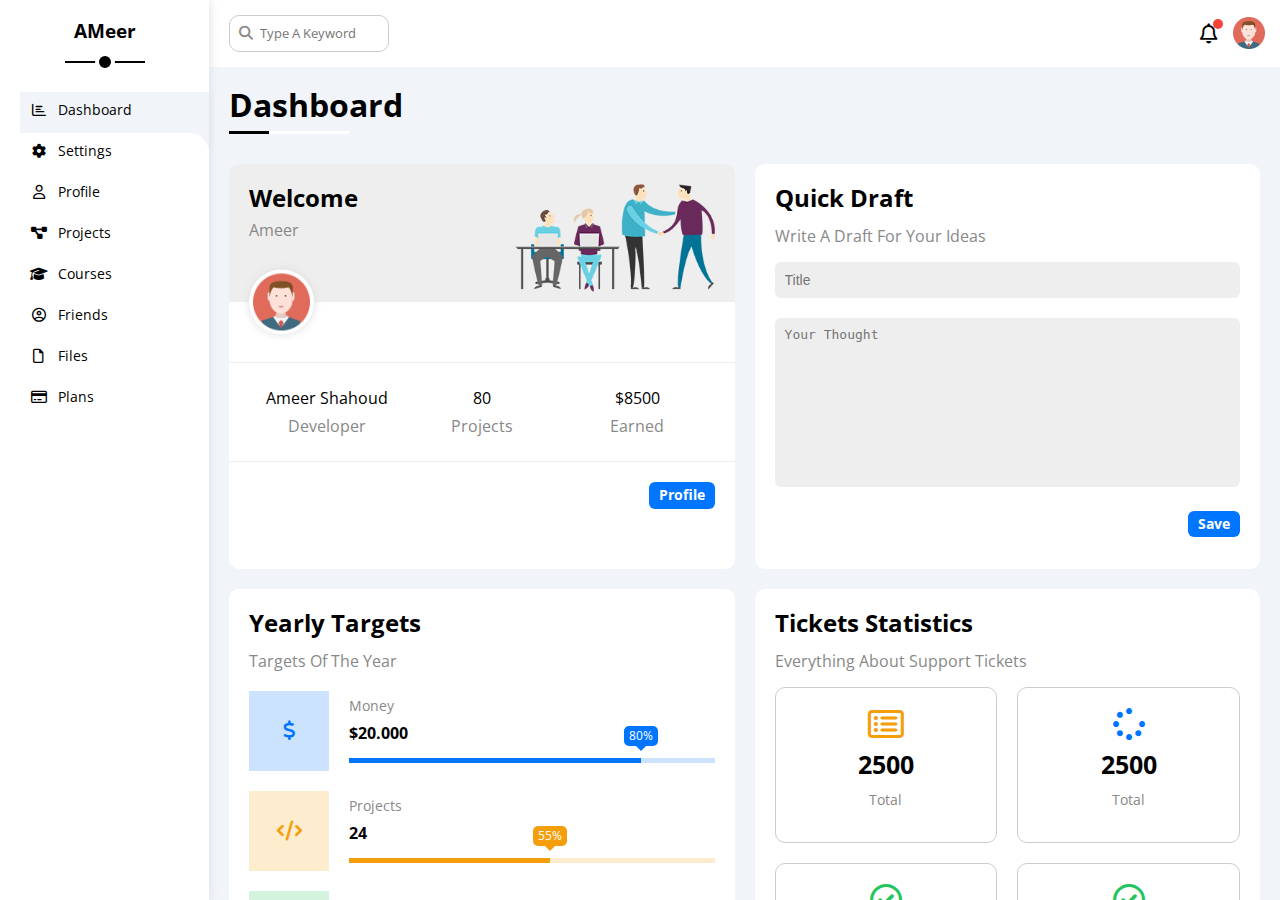
<file: index.html>
<!DOCTYPE html>
<html lang="en">
  <head>
    <meta charset="UTF-8" />
    <meta http-equiv="X-UA-Compatible" content="IE=edge" />
    <meta name="viewport" content="width=device-width, initial-scale=1.0" />
    <title>Dashboard</title>
    <!-- render all elements normally -->
    <link rel="stylesheet" href="css/normalize.css" />
    <!-- font awesome library -->
    <link rel="stylesheet" href="css/all.min.css" />
    <!-- framework styles file -->
    <link rel="stylesheet" href="css/framework.css" />
    <!-- main styles file -->
    <link rel="stylesheet" href="css/style.css" />
    <!-- google fonts -->
    <link rel="preconnect" href="https://fonts.googleapis.com" />
    <link rel="preconnect" href="https://fonts.gstatic.com" crossorigin />
    <link
      href="https://fonts.googleapis.com/css2?family=Open+Sans:wght@300;400;500;600;700;800&display=swap"
      rel="stylesheet"
    />
  </head>
  <body>
    <div class="page dashboard-page d-flex">
      <!-- Start Sidebar -->
      <div class="sidebar bg-white p-relative">
        <h3 class="mt-0 mb-50 p-relative text-center">AMeer</h3>
        <ul>
          <li class="active">
            <a
              class="d-flex align-items-center fs-14 c-black rad-6 p-10"
              href="index.html"
            >
              <i class="fa-regular fa-chart-bar fa-fw mr-10"></i>
              <span>Dashboard</span>
            </a>
          </li>
          <li>
            <a
              class="d-flex align-items-center fs-14 c-black rad-6 p-10"
              href="settings.html"
            >
              <i class="fa-solid fa-gear fa-fw mr-10"></i>
              <span>Settings</span>
            </a>
          </li>
          <li>
            <a
              class="d-flex align-items-center fs-14 c-black rad-6 p-10"
              href="profile.html"
            >
              <i class="fa-regular fa-user fa-fw mr-10"></i>
              <span>Profile</span>
            </a>
          </li>
          <li>
            <a
              class="d-flex align-items-center fs-14 c-black rad-6 p-10"
              href="projects.html"
            >
              <i class="fa-solid fa-diagram-project fa-fw mr-10"></i>
              <span>Projects</span>
            </a>
          </li>
          <li>
            <a
              class="d-flex align-items-center fs-14 c-black rad-6 p-10"
              href="courses.html"
            >
              <i class="fa-solid fa-graduation-cap fa-fw mr-10"></i>
              <span>Courses</span>
            </a>
          </li>
          <li>
            <a
              class="d-flex align-items-center fs-14 c-black rad-6 p-10"
              href="friends.html"
            >
              <i class="fa-regular fa-circle-user fa-fw mr-10"></i>
              <span>Friends</span>
            </a>
          </li>
          <li>
            <a
              class="d-flex align-items-center fs-14 c-black rad-6 p-10"
              href="files.html"
            >
              <i class="fa-regular fa-file fa-fw mr-10"></i>
              <span>Files</span>
            </a>
          </li>
          <li>
            <a
              class="d-flex align-items-center fs-14 c-black rad-6 p-10"
              href="plans.html"
            >
              <i class="fa-regular fa-credit-card fa-fw mr-10"></i>
              <span>Plans</span>
            </a>
          </li>
        </ul>
      </div>
      <!-- End Sidebar -->
      <!-- Start Content -->
      <div class="content w-full">
        <!-- Start Head -->
        <div class="head bg-white flex-between p-15">
          <div class="search p-relative">
            <input class="p-10" type="search" placeholder="Type A Keyword" />
          </div>
          <div class="icons d-flex align-items-center">
            <span class="notification p-relative"
              ><i class="fa-regular fa-bell fa-lg"></i
            ></span>
            <img src="assets/images/avatar.png" alt="" />
          </div>
        </div>
        <!-- End Head -->
        <!-- Start Page Title -->
        <h1 class="p-relative">Dashboard</h1>
        <!-- End Page Title -->
        <!-- Start Wrapper -->
        <div class="wrapper d-grid gap-20">
          <!-- Start Welcome -->
          <div class="welcome">
            <div class="cover d-flex justify-content-between align-items-start">
              <div class="text">
                <h2>Welcome</h2>
                <p class="c-grey">Ameer</p>
              </div>
              <img src="assets/images/welcome.png" alt="" />
            </div>
            <div class="main p-relative">
              <div class="image">
                <img src="assets/images/avatar.png" alt="" />
              </div>
              <div class="details d-flex">
                <div class="text-center">
                  <p>Ameer Shahoud</p>
                  <p class="c-grey">Developer</p>
                </div>
                <div class="text-center">
                  <p>80</p>
                  <p class="c-grey">Projects</p>
                </div>
                <div class="text-center">
                  <p>$8500</p>
                  <p class="c-grey">Earned</p>
                </div>
              </div>
              <a class="visit d-block btn-sm btn-blue" href="profile.html"
                >Profile</a
              >
            </div>
          </div>
          <!-- End Welcome -->
          <!-- Start Draft -->
          <div class="draft bg-white p-20">
            <h2 class="m-0">Quick Draft</h2>
            <p class="c-grey">Write A Draft For Your Ideas</p>
            <form>
              <input class="w-full" type="text" placeholder="Title" />
              <textarea
                class="w-full mt-20"
                rows="10"
                placeholder="Your Thought"
              ></textarea>
              <input
                class="btn-sm btn-blue d-block mt-20 ml-auto"
                type="submit"
                value="Save"
              />
            </form>
          </div>
          <!-- End Draft -->
          <!-- Start Targets -->
          <div class="targets bg-white p-20">
            <h2 class="m-0">Yearly Targets</h2>
            <p class="c-grey">Targets Of The Year</p>
            <div class="targets-details">
              <div
                class="target d-flex justify-content-between align-items-center mt-20"
              >
                <div
                  class="icon"
                  style="background-color: rgb(0, 117, 255, 0.2)"
                >
                  <i class="fa-solid fa-dollar-sign fa-lg c-blue"></i>
                </div>
                <div class="target-content">
                  <p class="c-grey fs-14 m-0">Money</p>
                  <p class="bold mt-10">$20.000</p>
                  <div
                    class="progress"
                    style="background-color: rgb(0, 117, 255, 0.2)"
                  >
                    <span
                      class="p-relative d-block bg-blue"
                      style="width: 80%"
                      data-progress="80%"
                    ></span>
                  </div>
                </div>
              </div>
              <div
                class="target d-flex justify-content-between align-items-center mt-20"
              >
                <div
                  class="icon"
                  style="background-color: rgb(245, 158, 11, 0.2)"
                >
                  <i class="fa-solid fa-code fa-lg c-orange"></i>
                </div>
                <div class="target-content">
                  <p class="c-grey fs-14 m-0">Projects</p>
                  <p class="bold mt-10">24</p>
                  <div
                    class="progress"
                    style="background-color: rgb(245, 158, 11, 0.2)"
                  >
                    <span
                      class="p-relative d-block bg-orange"
                      style="width: 55%"
                      data-progress="55%"
                    ></span>
                  </div>
                </div>
              </div>
              <div
                class="target d-flex justify-content-between align-items-center mt-20"
              >
                <div
                  class="icon"
                  style="background-color: rgb(34, 197, 94, 0.2)"
                >
                  <i class="fa-solid fa-user fa-lg c-green"></i>
                </div>
                <div class="target-content">
                  <p class="c-grey fs-14 m-0">Team</p>
                  <p class="bold mt-10">12</p>
                  <div
                    class="progress w-full"
                    style="background-color: rgb(34, 197, 94, 0.2)"
                  >
                    <span
                      class="p-relative d-block bg-green"
                      style="width: 75%"
                      data-progress="75%"
                    ></span>
                  </div>
                </div>
              </div>
            </div>
          </div>
          <!-- End Targets -->
          <!-- Start Statistics -->
          <div class="statistics bg-white p-20">
            <h2 class="m-0">Tickets Statistics</h2>
            <p class="c-grey">Everything About Support Tickets</p>
            <div class="stats-details">
              <div class="box text-center">
                <i
                  class="fa-regular fa-rectangle-list fa-2x mb-10 c-orange"
                ></i>
                <p class="bold fs-25 m-0">2500</p>
                <p class="c-grey fs-14">Total</p>
              </div>
              <div class="box text-center">
                <i class="fa-solid fa-spinner fa-2x mb-10 c-blue"></i>
                <p class="bold fs-25 m-0">2500</p>
                <p class="c-grey fs-14">Total</p>
              </div>
              <div class="box text-center">
                <i class="fa-regular fa-circle-check fa-2x mb-10 c-green"></i>
                <p class="bold fs-25 m-0">2500</p>
                <p class="c-grey fs-14">Total</p>
              </div>
              <div class="box text-center">
                <i class="fa-regular fa-circle-check fa-2x mb-10 c-green"></i>
                <p class="bold fs-25 m-0">2500</p>
                <p class="c-grey fs-14">Total</p>
              </div>
            </div>
          </div>
          <!-- End Statistics -->
          <!-- Start News -->
          <div class="news bg-white p-20">
            <h2 class="m-0">Latest News</h2>
            <div class="news-list">
              <div class="box">
                <img src="assets/images/news-01.png" alt="" />
                <div class="text">
                  <p class="bold fs-16 m-0">Created SASS Section</p>
                  <p class="fs-14 c-grey mt-10 mb-0">
                    New SASS Examples & Tutorials
                  </p>
                </div>
                <span class="date fs-14">3 Days Ago</span>
              </div>
              <div class="box">
                <img src="assets/images/news-02.png" alt="" />
                <div class="text">
                  <p class="bold fs-16 m-0">Changed The Design</p>
                  <p class="fs-14 c-grey mt-10 mb-0">
                    A Brand New Website Design
                  </p>
                </div>
                <span class="date fs-14">5 Days Ago</span>
              </div>
              <div class="box">
                <img src="assets/images/news-03.png" alt="" />
                <div class="text">
                  <p class="bold fs-16 m-0">Team Increased</p>
                  <p class="fs-14 c-grey mt-10 mb-0">
                    3 Developers Joined The Team
                  </p>
                </div>
                <span class="date fs-14">7 Days Ago</span>
              </div>
              <div class="box">
                <img src="assets/images/news-04.png" alt="" />
                <div class="text">
                  <p class="bold fs-16 m-0">Added Payment Gateway</p>
                  <p class="fs-14 c-grey mt-10 mb-0">
                    Many New Payment Gateways Added
                  </p>
                </div>
                <span class="date fs-14">9 Days Ago</span>
              </div>
            </div>
          </div>
          <!-- End News -->
          <!-- Start Tasks -->
          <div class="tasks bg-white p-20">
            <h2 class="m-0">Latest Tasks</h2>
            <div class="tasks-list">
              <div
                class="box d-flex justify-content-between align-items-center"
              >
                <div class="text">
                  <p class="bold fs-14 m-0">Record One New Video</p>
                  <p class="fs-16 c-grey mt-10 mb-0">
                    Record Python Create Exe Project
                  </p>
                </div>
                <i class="fa-regular fa-trash-can delete"></i>
              </div>
              <div
                class="box d-flex justify-content-between align-items-center"
              >
                <div class="text">
                  <p class="bold fs-14 m-0">Write Article</p>
                  <p class="fs-16 c-grey mt-10 mb-0">
                    Write Low Level vs High Level Languages
                  </p>
                </div>
                <i class="fa-regular fa-trash-can delete"></i>
              </div>
              <div
                class="box d-flex justify-content-between align-items-center"
              >
                <div class="text">
                  <p class="bold fs-14 m-0">Finish Project</p>
                  <p class="fs-16 c-grey mt-10 mb-0">
                    Publish Academy Programming Project
                  </p>
                </div>
                <i class="fa-regular fa-trash-can delete"></i>
              </div>
              <div
                class="box done d-flex justify-content-between align-items-center"
              >
                <div class="text">
                  <p class="bold fs-14 m-0">Attend The Meeting</p>
                  <p class="fs-16 c-grey mt-10 mb-0">
                    Attend The Project Business Analysis Meeting
                  </p>
                </div>
                <i class="fa-regular fa-trash-can delete"></i>
              </div>
              <div
                class="box d-flex justify-content-between align-items-center"
              >
                <div class="text">
                  <p class="bold fs-14 m-0">Finish Lesson</p>
                  <p class="fs-16 c-grey mt-10 mb-0">
                    Finish Teaching Flex Box
                  </p>
                </div>
                <i class="fa-regular fa-trash-can delete"></i>
              </div>
            </div>
          </div>
          <!-- End Tasks -->
          <!-- Start Top Search -->
          <div class="top-search bg-white p-20">
            <h2 class="m-0">Top Search Items</h2>
            <div class="head d-flex justify-content-between c-grey mt-30">
              <p class="m-0">Keyword</p>
              <p class="m-0">Search Count</p>
            </div>
            <div class="items-list">
              <div
                class="d-flex justify-content-between align-items-center item mt-20 mb-30"
              >
                <p class="m-0">Programming</p>
                <span class="count">220</span>
              </div>
              <div
                class="d-flex justify-content-between align-items-center item mt-30 mb-30"
              >
                <p class="m-0">JavaScript</p>
                <span class="count">180</span>
              </div>
              <div
                class="d-flex justify-content-between align-items-center item mt-30 mb-30"
              >
                <p class="m-0">PHP</p>
                <span class="count">160</span>
              </div>
              <div
                class="d-flex justify-content-between align-items-center item mt-30 mb-30"
              >
                <p class="m-0">Code</p>
                <span class="count">145</span>
              </div>
              <div
                class="d-flex justify-content-between align-items-center item mt-30 mb-30"
              >
                <p class="m-0">Design</p>
                <span class="count">110</span>
              </div>
              <div
                class="d-flex justify-content-between align-items-center item mt-30 mb-30"
              >
                <p class="m-0">Logic</p>
                <span class="count">95</span>
              </div>
            </div>
          </div>
          <!-- End Top Search -->
          <!-- Start Uploads -->
          <div class="uploads bg-white p-20">
            <h2 class="m-0">Latest Uploads</h2>
            <div class="uploads-list">
              <div class="upload d-flex align-items-center">
                <img class="mr-10" src="assets/images/pdf.svg" alt="" />
                <div class="text">
                  <p class="m-0">my-file.pdf</p>
                  <p class="c-grey m-0 fs-14">Ameer</p>
                </div>
                <span class="size">2.9mb</span>
              </div>
              <div class="upload d-flex align-items-center">
                <img class="mr-10" src="assets/images/avi.svg" alt="" />
                <div class="text">
                  <p class="m-0">My-Video-File.avi</p>
                  <p class="c-grey m-0 fs-14">Admin</p>
                </div>
                <span class="size">4.9mb</span>
              </div>
              <div class="upload d-flex align-items-center">
                <img class="mr-10" src="assets/images/psd.svg" alt="" />
                <div class="text">
                  <p class="m-0">My-PSD-File.psd</p>
                  <p class="c-grey m-0 fs-14">User</p>
                </div>
                <span class="size">4.5mb</span>
              </div>
              <div class="upload d-flex align-items-center">
                <img class="mr-10" src="assets/images/zip.svg" alt="" />
                <div class="text">
                  <p class="m-0">My-ZIP-File.zip</p>
                  <p class="c-grey m-0 fs-14">Admin</p>
                </div>
                <span class="size">8.9mb</span>
              </div>
              <div class="upload d-flex align-items-center">
                <img class="mr-10" src="assets/images/dll.svg" alt="" />
                <div class="text">
                  <p class="m-0">DLL-File.pdf</p>
                  <p class="c-grey m-0 fs-14">Ameer</p>
                </div>
                <span class="size">15.4mb</span>
              </div>
              <div class="upload d-flex align-items-center">
                <img class="mr-10" src="assets/images/eps.svg" alt="" />
                <div class="text">
                  <p class="m-0">EPS-file.eps</p>
                  <p class="c-grey m-0 fs-14">User</p>
                </div>
                <span class="size">9.7mb</span>
              </div>
            </div>
          </div>
          <!-- End Uploads -->
          <!-- Start Project -->
          <div class="project bg-white p-20 p-relative">
            <img src="assets/images/project.png" alt="" />
            <h2 class="m-0">Last Project Progress</h2>
            <div class="progress-list">
              <p>Got The Project</p>
              <p>Started The Project</p>
              <p>The Project About To Finish</p>
              <p>Test The Project</p>
              <p>Finish The Project</p>
            </div>
          </div>
          <!-- End Project -->
          <!-- Start Reminders -->
          <div class="reminders bg-white p-20">
            <h2 class="m-0">Reminders</h2>
            <div class="reminders-list">
              <div
                class="reminder p-relative"
                style="--color: var(--blue-color)"
              >
                <p class="bold fs-14">Check My Tasks List</p>
                <p class="fs-12 c-grey">28/09/2022 - 12:00am</p>
              </div>
              <div
                class="reminder p-relative"
                style="--color: var(--green-color)"
              >
                <p class="bold fs-14">Check My Projects</p>
                <p class="fs-12 c-grey">26/10/2022 - 12:00am</p>
              </div>
              <div
                class="reminder p-relative"
                style="--color: var(--orange-color)"
              >
                <p class="bold fs-14">Call All My Clients</p>
                <p class="fs-12 c-grey">05/11/2022 - 12:00am</p>
              </div>
              <div
                class="reminder p-relative"
                style="--color: var(--green-color)"
              >
                <p class="bold fs-14">Finish The Development Workshop</p>
                <p class="fs-12 c-grey">20/12/2022 - 12:00am</p>
              </div>
            </div>
          </div>
          <!-- End Reminders -->
          <!-- Start Latest Post -->
          <div class="latest-post bg-white p-20">
            <h2 class="m-0">Latest Post</h2>
            <div class="user-info d-flex align-items-center">
              <img class="mr-20" src="assets/images/avatar.png" alt="" />
              <div class="info">
                <p class="bold mb-10">Ameer Shahoud</p>
                <p class="mt-0 fs-14 c-grey">About 3 Hours Ago</p>
              </div>
            </div>
            <p class="text">
              You Can Fool All Of The People Some Of The Time, And Some Of The
              People All Of The Time, But You Can't Fool All Of The People All
              Of The Time.
            </p>
            <div class="reaction d-flex justify-content-between c-grey">
              <span><i class="fa-regular fa-heart"></i> 1.8K </span>
              <span><i class="fa-regular fa-comments"></i> 500 </span>
            </div>
          </div>
          <!-- End Latest Post -->

          <!-- Start Social Stats -->
          <div class="social-stats bg-white p-20">
            <h2 class="m-0">Social Media Statistics</h2>
            <div class="social-list">
              <div
                class="item d-flex align-items-center"
                style="
                  --color: #1da1f2;
                  background-color: rgba(29, 161, 242, 0.2);
                "
              >
                <div class="icon">
                  <i
                    class="fa-brands fa-twitter fa-2x c-white h-full center-flex"
                  ></i>
                </div>
                <div
                  class="info d-flex align-items-center justify-content-between"
                >
                  <p class="text">90K Followers</p>
                  <a href="#" class="btn-sm">Follow</a>
                </div>
              </div>
              <div
                class="item d-flex align-items-center"
                style="
                  --color: #1877f2;
                  background-color: rgba(24, 119, 242, 0.2);
                "
              >
                <div class="icon">
                  <i
                    class="fa-brands fa-facebook-f fa-2x c-white h-full center-flex"
                  ></i>
                </div>
                <div
                  class="info d-flex align-items-center justify-content-between"
                >
                  <p class="text">2M Like</p>
                  <a href="#" class="btn-sm">Like</a>
                </div>
              </div>
              <div
                class="item d-flex align-items-center"
                style="--color: #ff0000; background-color: rgba(255, 0, 0, 0.2)"
              >
                <div class="icon">
                  <i
                    class="fa-brands fa-youtube fa-2x c-white h-full center-flex"
                  ></i>
                </div>
                <div
                  class="info d-flex align-items-center justify-content-between"
                >
                  <p class="text">1M Subscribes</p>
                  <a href="#" class="btn-sm">Subscribe</a>
                </div>
              </div>
              <div
                class="item d-flex align-items-center"
                style="
                  --color: #0077b5;
                  background-color: rgba(0, 119, 181, 0.2);
                "
              >
                <div class="icon">
                  <i
                    class="fa-brands fa-linkedin fa-2x c-white h-full center-flex"
                  ></i>
                </div>
                <div
                  class="info d-flex align-items-center justify-content-between"
                >
                  <p class="text">70K Followers</p>
                  <a href="#" class="btn-sm">Follow</a>
                </div>
              </div>
            </div>
          </div>
          <!-- End Social Stats -->
        </div>
        <!-- End Wrapper -->
        <!-- Start Projects Table -->
        <div class="projects bg-white p-20 m-20 rad-10">
          <h2 class="m-0">Projects</h2>
          <div class="responsive-table">
            <table class="fs-15 w-full">
              <thead>
                <tr>
                  <td>Name</td>
                  <td>Finish Date</td>
                  <td>Client</td>
                  <td>Price</td>
                  <td>Team</td>
                  <td>Status</td>
                </tr>
              </thead>
              <tbody>
                <tr>
                  <td>Ministry Wikipedia</td>
                  <td>10 May 2022</td>
                  <td>Ministry</td>
                  <td>$5300</td>
                  <td>
                    <img src="assets/images/team-01.png" alt="" />
                    <img src="assets/images/team-02.png" alt="" />
                    <img src="assets/images/team-03.png" alt="" />
                    <img src="assets/images/team-04.png" alt="" />
                  </td>
                  <td><span class="btn-xs btn-orange">Pending</span></td>
                </tr>
                <tr>
                  <td>Ameer Shop</td>
                  <td>12 Oct 2021</td>
                  <td>Ameer Company</td>
                  <td>$1500</td>
                  <td>
                    <img src="assets/images/team-01.png" alt="" />
                    <img src="assets/images/team-02.png" alt="" />
                    <img src="assets/images/team-03.png" alt="" />
                  </td>
                  <td><span class="btn-xs btn-blue">In Progress</span></td>
                </tr>
                <tr>
                  <td>Bouba App</td>
                  <td>05 Sep 2021</td>
                  <td>Bouba</td>
                  <td>$800</td>
                  <td>
                    <img src="assets/images/team-02.png" alt="" />
                    <img src="assets/images/team-03.png" alt="" />
                  </td>
                  <td><span class="btn-xs btn-green">Completed</span></td>
                </tr>
                <tr>
                  <td>Mahmoud Website</td>
                  <td>22 May 2021</td>
                  <td>Mahmoud</td>
                  <td>$600</td>
                  <td>
                    <img src="assets/images/team-01.png" alt="" />
                    <img src="assets/images/team-05.png" alt="" />
                  </td>
                  <td><span class="btn-xs btn-green">Completed</span></td>
                </tr>
                <tr>
                  <td>Sayed Website</td>
                  <td>24 May 2021</td>
                  <td>Sayed</td>
                  <td>$300</td>
                  <td>
                    <img src="assets/images/team-01.png" alt="" />
                    <img src="assets/images/team-04.png" alt="" />
                  </td>
                  <td><span class="btn-xs btn-red">Rejected</span></td>
                </tr>
                <tr>
                  <td>Arena Application</td>
                  <td>01 Mar 2021</td>
                  <td>Arena Company</td>
                  <td>$2600</td>
                  <td>
                    <img src="assets/images/team-02.png" alt="" />
                    <img src="assets/images/team-03.png" alt="" />
                    <img src="assets/images/team-04.png" alt="" />
                    <img src="assets/images/team-05.png" alt="" />
                  </td>
                  <td><span class="btn-xs btn-green">Completed</span></td>
                </tr>
              </tbody>
            </table>
          </div>
        </div>
        <!-- End Projects Table -->
      </div>
      <!-- End Content -->
    </div>
  </body>
</html>
</file>
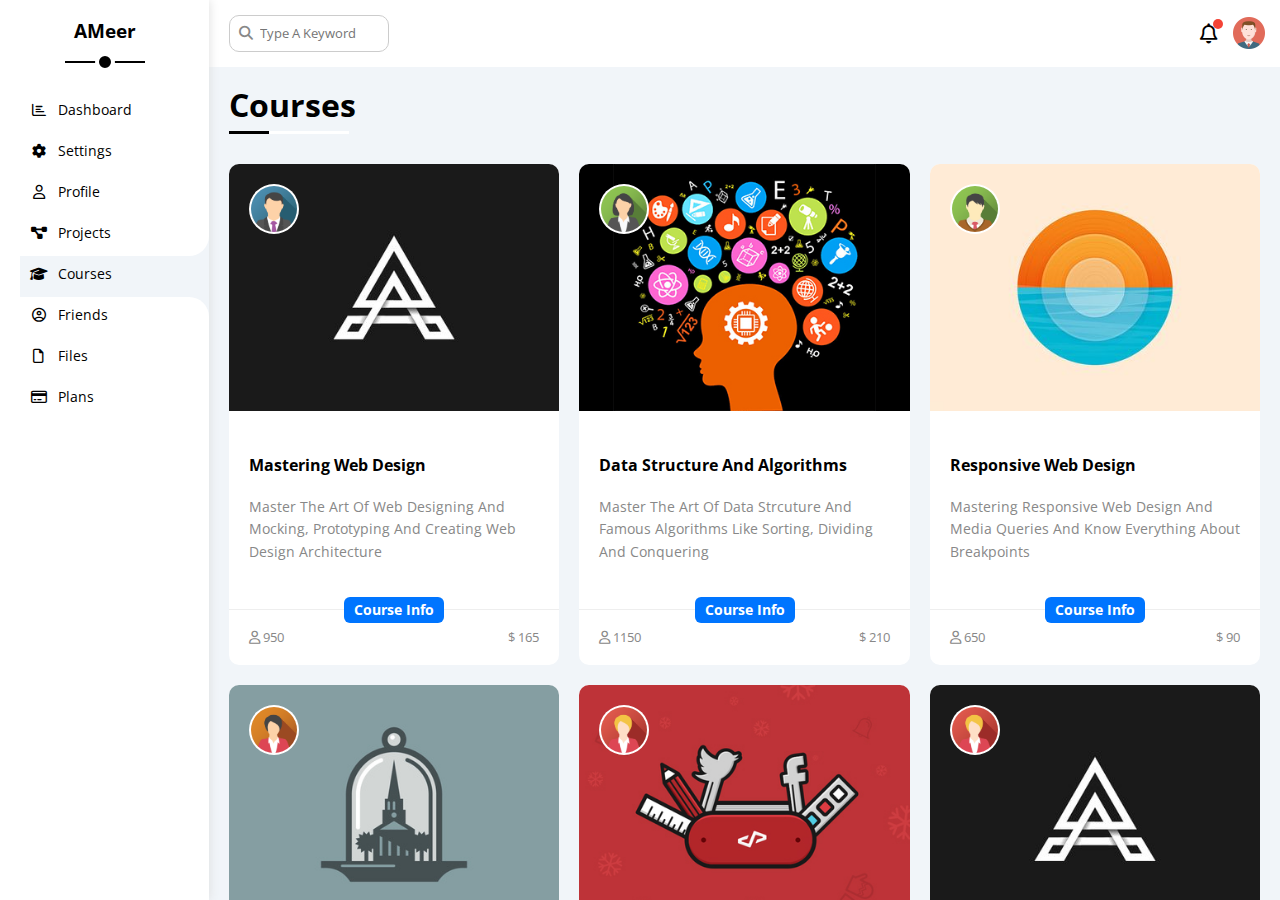
<file: courses.html>
<!DOCTYPE html>
<html lang="en">
  <head>
    <meta charset="UTF-8" />
    <meta http-equiv="X-UA-Compatible" content="IE=edge" />
    <meta name="viewport" content="width=device-width, initial-scale=1.0" />
    <title>Courses</title>
    <!-- render all elements normally -->
    <link rel="stylesheet" href="css/normalize.css" />
    <!-- font awesome library -->
    <link rel="stylesheet" href="css/all.min.css" />
    <!-- framework styles file -->
    <link rel="stylesheet" href="css/framework.css" />
    <!-- main styles file -->
    <link rel="stylesheet" href="css/style.css" />
    <!-- google fonts -->
    <link rel="preconnect" href="https://fonts.googleapis.com" />
    <link rel="preconnect" href="https://fonts.gstatic.com" crossorigin />
    <link
      href="https://fonts.googleapis.com/css2?family=Open+Sans:wght@300;400;500;600;700;800&display=swap"
      rel="stylesheet"
    />
  </head>
  <body>
    <div class="page courses-page d-flex">
      <!-- Start Sidebar -->
      <div class="sidebar bg-white p-relative">
        <h3 class="mt-0 mb-50 p-relative text-center">AMeer</h3>
        <ul>
          <li>
            <a
              class="d-flex align-items-center fs-14 c-black rad-6 p-10"
              href="index.html"
            >
              <i class="fa-regular fa-chart-bar fa-fw mr-10"></i>
              <span>Dashboard</span>
            </a>
          </li>
          <li>
            <a
              class="d-flex align-items-center fs-14 c-black rad-6 p-10"
              href="settings.html"
            >
              <i class="fa-solid fa-gear fa-fw mr-10"></i>
              <span>Settings</span>
            </a>
          </li>
          <li>
            <a
              class="d-flex align-items-center fs-14 c-black rad-6 p-10"
              href="profile.html"
            >
              <i class="fa-regular fa-user fa-fw mr-10"></i>
              <span>Profile</span>
            </a>
          </li>
          <li>
            <a
              class="d-flex align-items-center fs-14 c-black rad-6 p-10"
              href="projects.html"
            >
              <i class="fa-solid fa-diagram-project fa-fw mr-10"></i>
              <span>Projects</span>
            </a>
          </li>
          <li class="active">
            <a
              class="d-flex align-items-center fs-14 c-black rad-6 p-10"
              href="courses.html"
            >
              <i class="fa-solid fa-graduation-cap fa-fw mr-10"></i>
              <span>Courses</span>
            </a>
          </li>
          <li>
            <a
              class="d-flex align-items-center fs-14 c-black rad-6 p-10"
              href="friends.html"
            >
              <i class="fa-regular fa-circle-user fa-fw mr-10"></i>
              <span>Friends</span>
            </a>
          </li>
          <li>
            <a
              class="d-flex align-items-center fs-14 c-black rad-6 p-10"
              href="files.html"
            >
              <i class="fa-regular fa-file fa-fw mr-10"></i>
              <span>Files</span>
            </a>
          </li>
          <li>
            <a
              class="d-flex align-items-center fs-14 c-black rad-6 p-10"
              href="plans.html"
            >
              <i class="fa-regular fa-credit-card fa-fw mr-10"></i>
              <span>Plans</span>
            </a>
          </li>
        </ul>
      </div>
      <!-- End Sidebar -->
      <!-- Start Content -->
      <div class="content w-full">
        <!-- Start Head -->
        <div class="head bg-white flex-between p-15">
          <div class="search p-relative">
            <input class="p-10" type="search" placeholder="Type A Keyword" />
          </div>
          <div class="icons d-flex align-items-center">
            <span class="notification p-relative"
              ><i class="fa-regular fa-bell fa-lg"></i
            ></span>
            <img src="assets/images/avatar.png" alt="" />
          </div>
        </div>
        <!-- End Head -->
        <!-- Start Page Title -->
        <h1 class="p-relative">Courses</h1>
        <!-- End Page Title -->
        <!-- Start Courses Wrapper -->
        <div class="wrapper-300 d-grid gap-20">
          <div class="course bg-white">
            <div class="cover p-relative">
              <img class="image" src="assets/images/course-01.jpg" alt="" />
              <img class="profile" src="assets/images/team-01.png" alt="" />
            </div>
            <div class="info">
              <div class="text p-20">
                <h4>Mastering Web Design</h4>
                <p class="c-grey">
                  Master The Art Of Web Designing And Mocking, Prototyping And
                  Creating Web Design Architecture
                </p>
              </div>
              <div
                class="footer p-relative p-20 d-flex justify-content-between align-items-center"
              >
                <a class="btn-sm btn-blue" href="#">Course Info</a>
                <span class="c-grey fs-13"
                  ><i class="fa-regular fa-user"></i> 950</span
                >
                <span class="c-grey fs-13">$ 165</span>
              </div>
            </div>
          </div>
          <div class="course bg-white">
            <div class="cover p-relative">
              <img class="image" src="assets/images/course-02.jpg" alt="" />
              <img class="profile" src="assets/images/team-02.png" alt="" />
            </div>
            <div class="info">
              <div class="text p-20">
                <h4>Data Structure And Algorithms</h4>
                <p class="c-grey">
                  Master The Art Of Data Strcuture And Famous Algorithms Like
                  Sorting, Dividing And Conquering
                </p>
              </div>
              <div
                class="footer p-relative p-20 d-flex justify-content-between align-items-center"
              >
                <a class="btn-sm btn-blue" href="#">Course Info</a>
                <span class="c-grey fs-13"
                  ><i class="fa-regular fa-user"></i> 1150</span
                >
                <span class="c-grey fs-13">$ 210</span>
              </div>
            </div>
          </div>
          <div class="course bg-white">
            <div class="cover p-relative">
              <img class="image" src="assets/images/course-03.jpg" alt="" />
              <img class="profile" src="assets/images/team-03.png" alt="" />
            </div>
            <div class="info">
              <div class="text p-20">
                <h4>Responsive Web Design</h4>
                <p class="c-grey">
                  Mastering Responsive Web Design And Media Queries And Know
                  Everything About Breakpoints
                </p>
              </div>
              <div
                class="footer p-relative p-20 d-flex justify-content-between align-items-center"
              >
                <a class="btn-sm btn-blue" href="#">Course Info</a>
                <span class="c-grey fs-13"
                  ><i class="fa-regular fa-user"></i> 650</span
                >
                <span class="c-grey fs-13">$ 90</span>
              </div>
            </div>
          </div>
          <div class="course bg-white">
            <div class="cover p-relative">
              <img class="image" src="assets/images/course-04.jpg" alt="" />
              <img class="profile" src="assets/images/team-04.png" alt="" />
            </div>
            <div class="info">
              <div class="text p-20">
                <h4>Mastering Python</h4>
                <p class="c-grey">
                  Mastering Python To Prepare For Data Science And AI And
                  Automating Things in Your Life
                </p>
              </div>
              <div
                class="footer p-relative p-20 d-flex justify-content-between align-items-center"
              >
                <a class="btn-sm btn-blue" href="#">Course Info</a>
                <span class="c-grey fs-13"
                  ><i class="fa-regular fa-user"></i> 950</span
                >
                <span class="c-grey fs-13">$ 250</span>
              </div>
            </div>
          </div>
          <div class="course bg-white">
            <div class="cover p-relative">
              <img class="image" src="assets/images/course-05.jpg" alt="" />
              <img class="profile" src="assets/images/team-05.png" alt="" />
            </div>
            <div class="info">
              <div class="text p-20">
                <h4>PHP Examples</h4>
                <p class="c-grey">
                  PHP Tutorials And Examples And Practice On Web Application And
                  Connecting With Databases
                </p>
              </div>
              <div
                class="footer p-relative p-20 d-flex justify-content-between align-items-center"
              >
                <a class="btn-sm btn-blue" href="#">Course Info</a>
                <span class="c-grey fs-13"
                  ><i class="fa-regular fa-user"></i> 850</span
                >
                <span class="c-grey fs-13">$ 150</span>
              </div>
            </div>
          </div>
          <div class="course bg-white">
            <div class="cover p-relative">
              <img class="image" src="assets/images/course-01.jpg" alt="" />
              <img class="profile" src="assets/images/team-05.png" alt="" />
            </div>
            <div class="info">
              <div class="text p-20">
                <h4>Mastering Web Design</h4>
                <p class="c-grey">
                  Master The Art Of Web Designing And Mocking, Prototyping And
                  Creating Web Design Architecture
                </p>
              </div>
              <div
                class="footer p-relative p-20 d-flex justify-content-between align-items-center"
              >
                <a class="btn-sm btn-blue" href="#">Course Info</a>
                <span class="c-grey fs-13"
                  ><i class="fa-regular fa-user"></i> 950</span
                >
                <span class="c-grey fs-13">$ 950</span>
              </div>
            </div>
          </div>
          <div class="course bg-white">
            <div class="cover p-relative">
              <img class="image" src="assets/images/course-02.jpg" alt="" />
              <img class="profile" src="assets/images/team-04.png" alt="" />
            </div>
            <div class="info">
              <div class="text p-20">
                <h4>Data Structure And Algorithms</h4>
                <p class="c-grey">
                  Master The Art Of Data Strcuture And Famous Algorithms Like
                  Sorting, Dividing And Conquering
                </p>
              </div>
              <div
                class="footer p-relative p-20 d-flex justify-content-between align-items-center"
              >
                <a class="btn-sm btn-blue" href="#">Course Info</a>
                <span class="c-grey fs-13"
                  ><i class="fa-regular fa-user"></i> 1150</span
                >
                <span class="c-grey fs-13">$ 210</span>
              </div>
            </div>
          </div>
          <div class="course bg-white">
            <div class="cover p-relative">
              <img class="image" src="assets/images/course-03.jpg" alt="" />
              <img class="profile" src="assets/images/team-03.png" alt="" />
            </div>
            <div class="info">
              <div class="text p-20">
                <h4>Responsive Web Design</h4>
                <p class="c-grey">
                  Mastering Responsive Web Design And Media Queries And Know
                  Everything About Breakpoints
                </p>
              </div>
              <div
                class="footer p-relative p-20 d-flex justify-content-between align-items-center"
              >
                <a class="btn-sm btn-blue" href="#">Course Info</a>
                <span class="c-grey fs-13"
                  ><i class="fa-regular fa-user"></i> 650</span
                >
                <span class="c-grey fs-13">$ 90</span>
              </div>
            </div>
          </div>
          <div class="course bg-white">
            <div class="cover p-relative">
              <img class="image" src="assets/images/course-04.jpg" alt="" />
              <img class="profile" src="assets/images/team-02.png" alt="" />
            </div>
            <div class="info">
              <div class="text p-20">
                <h4>Mastering Python</h4>
                <p class="c-grey">
                  Mastering Python To Prepare For Data Science And AI And
                  Automating Things in Your Life
                </p>
              </div>
              <div
                class="footer p-relative p-20 d-flex justify-content-between align-items-center"
              >
                <a class="btn-sm btn-blue" href="#">Course Info</a>
                <span class="c-grey fs-13"
                  ><i class="fa-regular fa-user"></i> 950</span
                >
                <span class="c-grey fs-13">$ 250</span>
              </div>
            </div>
          </div>
          <div class="course bg-white">
            <div class="cover p-relative">
              <img class="image" src="assets/images/course-05.jpg" alt="" />
              <img class="profile" src="assets/images/team-01.png" alt="" />
            </div>
            <div class="info">
              <div class="text p-20">
                <h4>PHP Examples</h4>
                <p class="c-grey">
                  PHP Tutorials And Examples And Practice On Web Application And
                  Connecting With Databases
                </p>
              </div>
              <div
                class="footer p-relative p-20 d-flex justify-content-between align-items-center"
              >
                <a class="btn-sm btn-blue" href="#">Course Info</a>
                <span class="c-grey fs-13"
                  ><i class="fa-regular fa-user"></i> 850</span
                >
                <span class="c-grey fs-13">$ 150</span>
              </div>
            </div>
          </div>
        </div>
        <!-- End Courses Wrapper -->
      </div>
      <!-- End Content -->
    </div>
  </body>
</html>
</file>
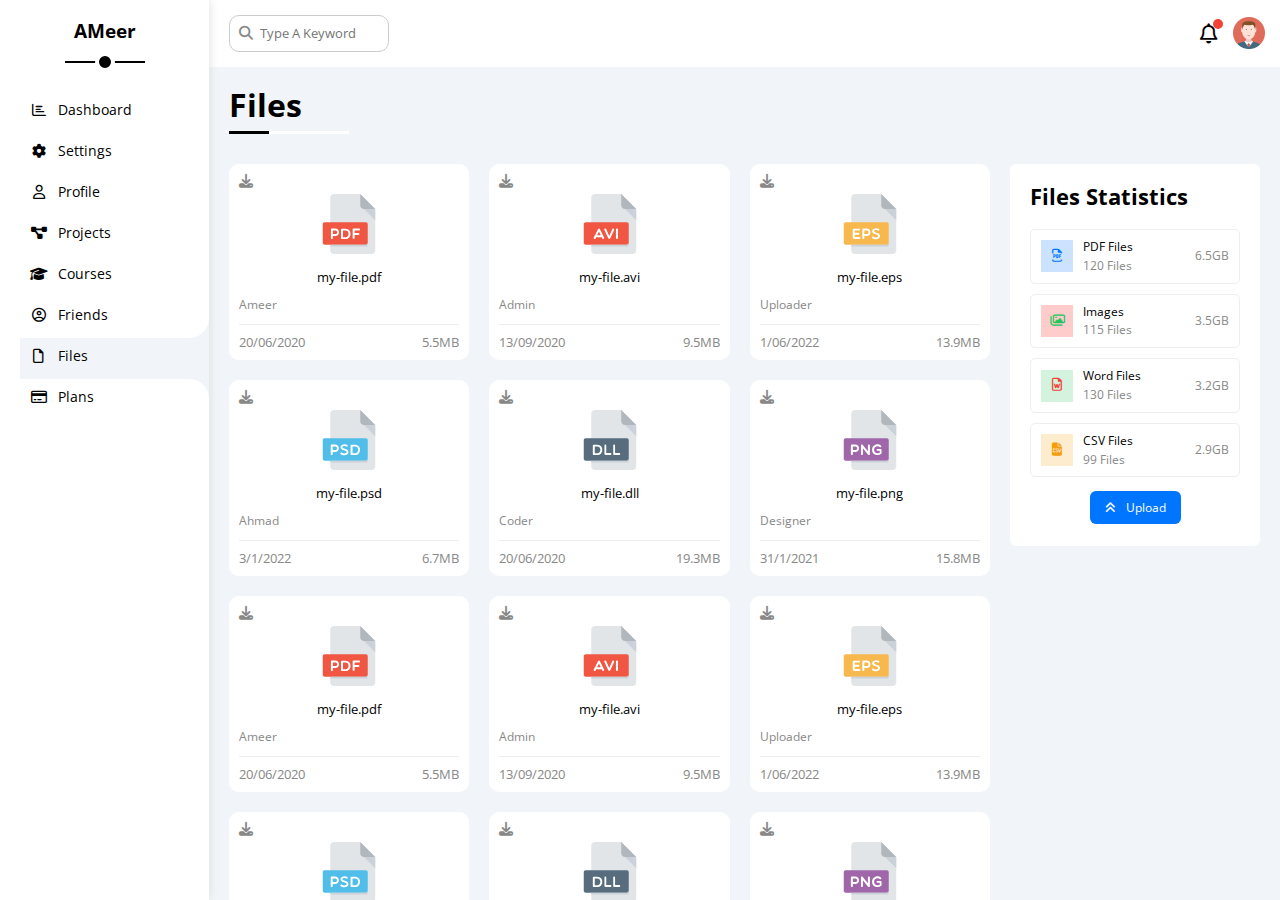
<file: files.html>
<!DOCTYPE html>
<html lang="en">
  <head>
    <meta charset="UTF-8" />
    <meta http-equiv="X-UA-Compatible" content="IE=edge" />
    <meta name="viewport" content="width=device-width, initial-scale=1.0" />
    <title>Files</title>
    <!-- render all elements normally -->
    <link rel="stylesheet" href="css/normalize.css" />
    <!-- font awesome library -->
    <link rel="stylesheet" href="css/all.min.css" />
    <!-- framework styles file -->
    <link rel="stylesheet" href="css/framework.css" />
    <!-- main styles file -->
    <link rel="stylesheet" href="css/style.css" />
    <!-- google fonts -->
    <link rel="preconnect" href="https://fonts.googleapis.com" />
    <link rel="preconnect" href="https://fonts.gstatic.com" crossorigin />
    <link
      href="https://fonts.googleapis.com/css2?family=Open+Sans:wght@300;400;500;600;700;800&display=swap"
      rel="stylesheet"
    />
  </head>
  <body>
    <div class="page files-page d-flex">
      <!-- Start Sidebar -->
      <div class="sidebar bg-white p-relative">
        <h3 class="mt-0 mb-50 p-relative text-center">AMeer</h3>
        <ul>
          <li>
            <a
              class="d-flex align-items-center fs-14 c-black rad-6 p-10"
              href="index.html"
            >
              <i class="fa-regular fa-chart-bar fa-fw mr-10"></i>
              <span>Dashboard</span>
            </a>
          </li>
          <li>
            <a
              class="d-flex align-items-center fs-14 c-black rad-6 p-10"
              href="settings.html"
            >
              <i class="fa-solid fa-gear fa-fw mr-10"></i>
              <span>Settings</span>
            </a>
          </li>
          <li>
            <a
              class="d-flex align-items-center fs-14 c-black rad-6 p-10"
              href="profile.html"
            >
              <i class="fa-regular fa-user fa-fw mr-10"></i>
              <span>Profile</span>
            </a>
          </li>
          <li>
            <a
              class="d-flex align-items-center fs-14 c-black rad-6 p-10"
              href="projects.html"
            >
              <i class="fa-solid fa-diagram-project fa-fw mr-10"></i>
              <span>Projects</span>
            </a>
          </li>
          <li>
            <a
              class="d-flex align-items-center fs-14 c-black rad-6 p-10"
              href="courses.html"
            >
              <i class="fa-solid fa-graduation-cap fa-fw mr-10"></i>
              <span>Courses</span>
            </a>
          </li>
          <li>
            <a
              class="d-flex align-items-center fs-14 c-black rad-6 p-10"
              href="friends.html"
            >
              <i class="fa-regular fa-circle-user fa-fw mr-10"></i>
              <span>Friends</span>
            </a>
          </li>
          <li class="active">
            <a
              class="d-flex align-items-center fs-14 c-black rad-6 p-10"
              href="files.html"
            >
              <i class="fa-regular fa-file fa-fw mr-10"></i>
              <span>Files</span>
            </a>
          </li>
          <li>
            <a
              class="d-flex align-items-center fs-14 c-black rad-6 p-10"
              href="plans.html"
            >
              <i class="fa-regular fa-credit-card fa-fw mr-10"></i>
              <span>Plans</span>
            </a>
          </li>
        </ul>
      </div>
      <!-- End Sidebar -->
      <!-- Start Content -->
      <div class="content w-full">
        <!-- Start Head -->
        <div class="head bg-white flex-between p-15">
          <div class="search p-relative">
            <input class="p-10" type="search" placeholder="Type A Keyword" />
          </div>
          <div class="icons d-flex align-items-center">
            <span class="notification p-relative"
              ><i class="fa-regular fa-bell fa-lg"></i
            ></span>
            <img src="assets/images/avatar.png" alt="" />
          </div>
        </div>
        <!-- End Head -->
        <!-- Start Page Title -->
        <h1 class="p-relative">Files</h1>
        <!-- End Page Title -->
        <!-- Start Page Content -->
        <div class="container">
          <div class="files wrapper-180 d-grid gap-20">
            <div class="file bg-white p-relative p-10">
              <i class="fa-solid fa-download fs-14 c-grey"></i>
              <div class="info text-center mt-20">
                <img src="assets/images/pdf.svg" alt="" />
                <p class="fs-13">my-file.pdf</p>
              </div>
              <p class="fs-12 c-grey">Ameer</p>
              <div
                class="foot d-flex justify-content-between align-items-center c-grey fs-13"
              >
                <p class="mb-0 mt-10">20/06/2020</p>
                <p class="mb-0 mt-10">5.5MB</p>
              </div>
            </div>
            <div class="file bg-white p-relative p-10">
              <i class="fa-solid fa-download fs-14 c-grey"></i>
              <div class="info text-center mt-20">
                <img src="assets/images/avi.svg" alt="" />
                <p class="fs-13">my-file.avi</p>
              </div>
              <p class="fs-12 c-grey">Admin</p>
              <div
                class="foot d-flex justify-content-between align-items-center c-grey fs-13"
              >
                <p class="mb-0 mt-10">13/09/2020</p>
                <p class="mb-0 mt-10">9.5MB</p>
              </div>
            </div>
            <div class="file bg-white p-relative p-10">
              <i class="fa-solid fa-download fs-14 c-grey"></i>
              <div class="info text-center mt-20">
                <img src="assets/images/eps.svg" alt="" />
                <p class="fs-13">my-file.eps</p>
              </div>
              <p class="fs-12 c-grey">Uploader</p>
              <div
                class="foot d-flex justify-content-between align-items-center c-grey fs-13"
              >
                <p class="mb-0 mt-10">1/06/2022</p>
                <p class="mb-0 mt-10">13.9MB</p>
              </div>
            </div>
            <div class="file bg-white p-relative p-10">
              <i class="fa-solid fa-download fs-14 c-grey"></i>
              <div class="info text-center mt-20">
                <img src="assets/images/psd.svg" alt="" />
                <p class="fs-13">my-file.psd</p>
              </div>
              <p class="fs-12 c-grey">Ahmad</p>
              <div
                class="foot d-flex justify-content-between align-items-center c-grey fs-13"
              >
                <p class="mb-0 mt-10">3/1/2022</p>
                <p class="mb-0 mt-10">6.7MB</p>
              </div>
            </div>
            <div class="file bg-white p-relative p-10">
              <i class="fa-solid fa-download fs-14 c-grey"></i>
              <div class="info text-center mt-20">
                <img src="assets/images/dll.svg" alt="" />
                <p class="fs-13">my-file.dll</p>
              </div>
              <p class="fs-12 c-grey">Coder</p>
              <div
                class="foot d-flex justify-content-between align-items-center c-grey fs-13"
              >
                <p class="mb-0 mt-10">20/06/2020</p>
                <p class="mb-0 mt-10">19.3MB</p>
              </div>
            </div>
            <div class="file bg-white p-relative p-10">
              <i class="fa-solid fa-download fs-14 c-grey"></i>
              <div class="info text-center mt-20">
                <img src="assets/images/png.svg" alt="" />
                <p class="fs-13">my-file.png</p>
              </div>
              <p class="fs-12 c-grey">Designer</p>
              <div
                class="foot d-flex justify-content-between align-items-center c-grey fs-13"
              >
                <p class="mb-0 mt-10">31/1/2021</p>
                <p class="mb-0 mt-10">15.8MB</p>
              </div>
            </div>
            <div class="file bg-white p-relative p-10">
              <i class="fa-solid fa-download fs-14 c-grey"></i>
              <div class="info text-center mt-20">
                <img src="assets/images/pdf.svg" alt="" />
                <p class="fs-13">my-file.pdf</p>
              </div>
              <p class="fs-12 c-grey">Ameer</p>
              <div
                class="foot d-flex justify-content-between align-items-center c-grey fs-13"
              >
                <p class="mb-0 mt-10">20/06/2020</p>
                <p class="mb-0 mt-10">5.5MB</p>
              </div>
            </div>
            <div class="file bg-white p-relative p-10">
              <i class="fa-solid fa-download fs-14 c-grey"></i>
              <div class="info text-center mt-20">
                <img src="assets/images/avi.svg" alt="" />
                <p class="fs-13">my-file.avi</p>
              </div>
              <p class="fs-12 c-grey">Admin</p>
              <div
                class="foot d-flex justify-content-between align-items-center c-grey fs-13"
              >
                <p class="mb-0 mt-10">13/09/2020</p>
                <p class="mb-0 mt-10">9.5MB</p>
              </div>
            </div>
            <div class="file bg-white p-relative p-10">
              <i class="fa-solid fa-download fs-14 c-grey"></i>
              <div class="info text-center mt-20">
                <img src="assets/images/eps.svg" alt="" />
                <p class="fs-13">my-file.eps</p>
              </div>
              <p class="fs-12 c-grey">Uploader</p>
              <div
                class="foot d-flex justify-content-between align-items-center c-grey fs-13"
              >
                <p class="mb-0 mt-10">1/06/2022</p>
                <p class="mb-0 mt-10">13.9MB</p>
              </div>
            </div>
            <div class="file bg-white p-relative p-10">
              <i class="fa-solid fa-download fs-14 c-grey"></i>
              <div class="info text-center mt-20">
                <img src="assets/images/psd.svg" alt="" />
                <p class="fs-13">my-file.psd</p>
              </div>
              <p class="fs-12 c-grey">Ahmad</p>
              <div
                class="foot d-flex justify-content-between align-items-center c-grey fs-13"
              >
                <p class="mb-0 mt-10">3/1/2022</p>
                <p class="mb-0 mt-10">6.7MB</p>
              </div>
            </div>
            <div class="file bg-white p-relative p-10">
              <i class="fa-solid fa-download fs-14 c-grey"></i>
              <div class="info text-center mt-20">
                <img src="assets/images/dll.svg" alt="" />
                <p class="fs-13">my-file.dll</p>
              </div>
              <p class="fs-12 c-grey">Coder</p>
              <div
                class="foot d-flex justify-content-between align-items-center c-grey fs-13"
              >
                <p class="mb-0 mt-10">20/06/2020</p>
                <p class="mb-0 mt-10">19.3MB</p>
              </div>
            </div>
            <div class="file bg-white p-relative p-10">
              <i class="fa-solid fa-download fs-14 c-grey"></i>
              <div class="info text-center mt-20">
                <img src="assets/images/png.svg" alt="" />
                <p class="fs-13">my-file.png</p>
              </div>
              <p class="fs-12 c-grey">Designer</p>
              <div
                class="foot d-flex justify-content-between align-items-center c-grey fs-13"
              >
                <p class="mb-0 mt-10">31/1/2021</p>
                <p class="mb-0 mt-10">15.8MB</p>
              </div>
            </div>
            <div class="file bg-white p-relative p-10">
              <i class="fa-solid fa-download fs-14 c-grey"></i>
              <div class="info text-center mt-20">
                <img src="assets/images/pdf.svg" alt="" />
                <p class="fs-13">my-file.pdf</p>
              </div>
              <p class="fs-12 c-grey">Ameer</p>
              <div
                class="foot d-flex justify-content-between align-items-center c-grey fs-13"
              >
                <p class="mb-0 mt-10">20/06/2020</p>
                <p class="mb-0 mt-10">5.5MB</p>
              </div>
            </div>
            <div class="file bg-white p-relative p-10">
              <i class="fa-solid fa-download fs-14 c-grey"></i>
              <div class="info text-center mt-20">
                <img src="assets/images/avi.svg" alt="" />
                <p class="fs-13">my-file.avi</p>
              </div>
              <p class="fs-12 c-grey">Admin</p>
              <div
                class="foot d-flex justify-content-between align-items-center c-grey fs-13"
              >
                <p class="mb-0 mt-10">13/09/2020</p>
                <p class="mb-0 mt-10">9.5MB</p>
              </div>
            </div>
            <div class="file bg-white p-relative p-10">
              <i class="fa-solid fa-download fs-14 c-grey"></i>
              <div class="info text-center mt-20">
                <img src="assets/images/eps.svg" alt="" />
                <p class="fs-13">my-file.eps</p>
              </div>
              <p class="fs-12 c-grey">Uploader</p>
              <div
                class="foot d-flex justify-content-between align-items-center c-grey fs-13"
              >
                <p class="mb-0 mt-10">1/06/2022</p>
                <p class="mb-0 mt-10">13.9MB</p>
              </div>
            </div>
            <div class="file bg-white p-relative p-10">
              <i class="fa-solid fa-download fs-14 c-grey"></i>
              <div class="info text-center mt-20">
                <img src="assets/images/psd.svg" alt="" />
                <p class="fs-13">my-file.psd</p>
              </div>
              <p class="fs-12 c-grey">Ahmad</p>
              <div
                class="foot d-flex justify-content-between align-items-center c-grey fs-13"
              >
                <p class="mb-0 mt-10">3/1/2022</p>
                <p class="mb-0 mt-10">6.7MB</p>
              </div>
            </div>
            <div class="file bg-white p-relative p-10">
              <i class="fa-solid fa-download fs-14 c-grey"></i>
              <div class="info text-center mt-20">
                <img src="assets/images/dll.svg" alt="" />
                <p class="fs-13">my-file.dll</p>
              </div>
              <p class="fs-12 c-grey">Coder</p>
              <div
                class="foot d-flex justify-content-between align-items-center c-grey fs-13"
              >
                <p class="mb-0 mt-10">20/06/2020</p>
                <p class="mb-0 mt-10">19.3MB</p>
              </div>
            </div>
            <div class="file bg-white p-relative p-10">
              <i class="fa-solid fa-download fs-14 c-grey"></i>
              <div class="info text-center mt-20">
                <img src="assets/images/png.svg" alt="" />
                <p class="fs-13">my-file.png</p>
              </div>
              <p class="fs-12 c-grey">Designer</p>
              <div
                class="foot d-flex justify-content-between align-items-center c-grey fs-13"
              >
                <p class="mb-0 mt-10">31/1/2021</p>
                <p class="mb-0 mt-10">15.8MB</p>
              </div>
            </div>
            <div class="file bg-white p-relative p-10">
              <i class="fa-solid fa-download fs-14 c-grey"></i>
              <div class="info text-center mt-20">
                <img src="assets/images/pdf.svg" alt="" />
                <p class="fs-13">my-file.pdf</p>
              </div>
              <p class="fs-12 c-grey">Ameer</p>
              <div
                class="foot d-flex justify-content-between align-items-center c-grey fs-13"
              >
                <p class="mb-0 mt-10">20/06/2020</p>
                <p class="mb-0 mt-10">5.5MB</p>
              </div>
            </div>
            <div class="file bg-white p-relative p-10">
              <i class="fa-solid fa-download fs-14 c-grey"></i>
              <div class="info text-center mt-20">
                <img src="assets/images/avi.svg" alt="" />
                <p class="fs-13">my-file.avi</p>
              </div>
              <p class="fs-12 c-grey">Admin</p>
              <div
                class="foot d-flex justify-content-between align-items-center c-grey fs-13"
              >
                <p class="mb-0 mt-10">13/09/2020</p>
                <p class="mb-0 mt-10">9.5MB</p>
              </div>
            </div>
            <div class="file bg-white p-relative p-10">
              <i class="fa-solid fa-download fs-14 c-grey"></i>
              <div class="info text-center mt-20">
                <img src="assets/images/eps.svg" alt="" />
                <p class="fs-13">my-file.eps</p>
              </div>
              <p class="fs-12 c-grey">Uploader</p>
              <div
                class="foot d-flex justify-content-between align-items-center c-grey fs-13"
              >
                <p class="mb-0 mt-10">1/06/2022</p>
                <p class="mb-0 mt-10">13.9MB</p>
              </div>
            </div>
            <div class="file bg-white p-relative p-10">
              <i class="fa-solid fa-download fs-14 c-grey"></i>
              <div class="info text-center mt-20">
                <img src="assets/images/psd.svg" alt="" />
                <p class="fs-13">my-file.psd</p>
              </div>
              <p class="fs-12 c-grey">Ahmad</p>
              <div
                class="foot d-flex justify-content-between align-items-center c-grey fs-13"
              >
                <p class="mb-0 mt-10">3/1/2022</p>
                <p class="mb-0 mt-10">6.7MB</p>
              </div>
            </div>
            <div class="file bg-white p-relative p-10">
              <i class="fa-solid fa-download fs-14 c-grey"></i>
              <div class="info text-center mt-20">
                <img src="assets/images/dll.svg" alt="" />
                <p class="fs-13">my-file.dll</p>
              </div>
              <p class="fs-12 c-grey">Coder</p>
              <div
                class="foot d-flex justify-content-between align-items-center c-grey fs-13"
              >
                <p class="mb-0 mt-10">20/06/2020</p>
                <p class="mb-0 mt-10">19.3MB</p>
              </div>
            </div>
            <div class="file bg-white p-relative p-10">
              <i class="fa-solid fa-download fs-14 c-grey"></i>
              <div class="info text-center mt-20">
                <img src="assets/images/png.svg" alt="" />
                <p class="fs-13">my-file.png</p>
              </div>
              <p class="fs-12 c-grey">Designer</p>
              <div
                class="foot d-flex justify-content-between align-items-center c-grey fs-13"
              >
                <p class="mb-0 mt-10">31/1/2021</p>
                <p class="mb-0 mt-10">15.8MB</p>
              </div>
            </div>
          </div>
          <!-- Start Stats -->
          <div class="stats bg-white p-20 rad-6">
            <h2 class="m-0 fs-22">Files Statistics</h2>
            <div class="list mt-20">
              <div class="box mb-10 p-10 d-flex align-items-center">
                <i
                  style="--color: rgb(0, 117, 255, 0.2)"
                  class="fa-regular fa-file-pdf fa-lg blue center-flex c-blue icon mr-10"
                ></i>
                <div class="text">
                  <p class="fs-12 m-0">PDF Files</p>
                  <p class="mb-0 mt-5 c-grey fs-12">120 Files</p>
                </div>
                <p class="size c-grey m-0 fs-12">6.5GB</p>
              </div>
              <div class="box mb-10 p-10 d-flex align-items-center">
                <i
                  style="--color: rgb(255, 0, 0, 0.2)"
                  class="fa-regular fa-images fa-lg green center-flex c-green icon mr-10"
                ></i>
                <div class="text">
                  <p class="fs-12 m-0">Images</p>
                  <p class="mb-0 mt-5 c-grey fs-12">115 Files</p>
                </div>
                <p class="size c-grey m-0 fs-12">3.5GB</p>
              </div>
              <div class="box mb-10 p-10 d-flex align-items-center">
                <i
                  style="--color: rgb(34, 197, 94, 0.2)"
                  class="fa-regular fa-file-word fa-lg red center-flex c-red icon mr-10"
                ></i>
                <div class="text">
                  <p class="fs-12 m-0">Word Files</p>
                  <p class="mb-0 mt-5 c-grey fs-12">130 Files</p>
                </div>
                <p class="size c-grey m-0 fs-12">3.2GB</p>
              </div>
              <div class="box mb-10 p-10 d-flex align-items-center">
                <i
                  style="--color: rgb(245, 158, 11, 0.2)"
                  class="fa-solid fa-file-csv fa-lg orange center-flex c-orange icon mr-10"
                ></i>
                <div class="text">
                  <p class="fs-12 m-0">CSV Files</p>
                  <p class="mb-0 mt-5 c-grey fs-12">99 Files</p>
                </div>
                <p class="size c-grey m-0 fs-12">2.9GB</p>
              </div>
            </div>
            <div class="text-center mt-20 mb-10">
              <span class="upload btn-sm btn-blue"
                ><i class="fa-solid fa-angles-up mr-10"></i>Upload</span
              >
            </div>
          </div>
        </div>
        <!-- End Page Content -->
      </div>
      <!-- End Content -->
    </div>
  </body>
</html>
</file>
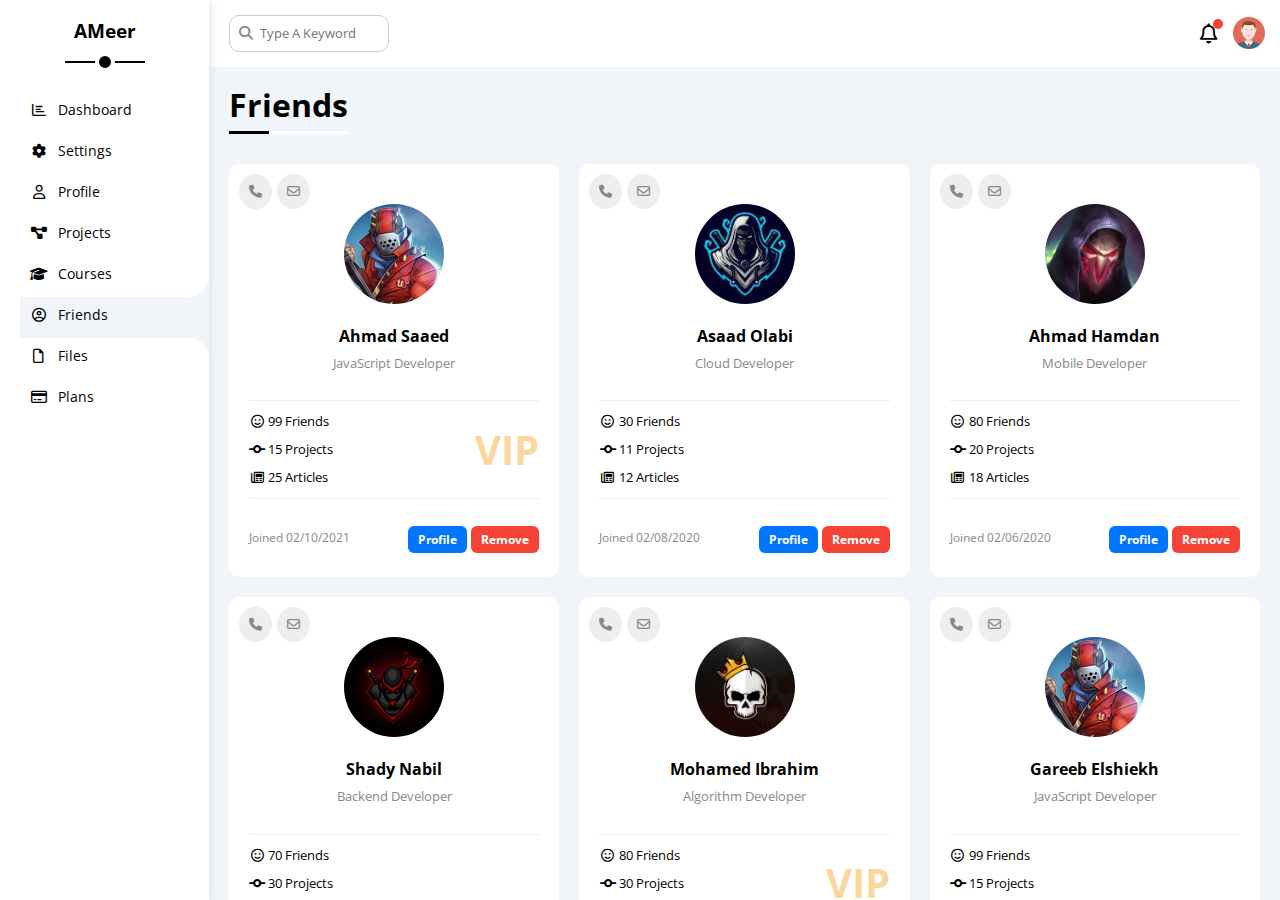
<file: friends.html>
<!DOCTYPE html>
<html lang="en">
  <head>
    <meta charset="UTF-8" />
    <meta http-equiv="X-UA-Compatible" content="IE=edge" />
    <meta name="viewport" content="width=device-width, initial-scale=1.0" />
    <title>Friends</title>
    <!-- render all elements normally -->
    <link rel="stylesheet" href="css/normalize.css" />
    <!-- font awesome library -->
    <link rel="stylesheet" href="css/all.min.css" />
    <!-- framework styles file -->
    <link rel="stylesheet" href="css/framework.css" />
    <!-- main styles file -->
    <link rel="stylesheet" href="css/style.css" />
    <!-- google fonts -->
    <link rel="preconnect" href="https://fonts.googleapis.com" />
    <link rel="preconnect" href="https://fonts.gstatic.com" crossorigin />
    <link
      href="https://fonts.googleapis.com/css2?family=Open+Sans:wght@300;400;500;600;700;800&display=swap"
      rel="stylesheet"
    />
  </head>
  <body>
    <div class="page friends-page d-flex">
      <!-- Start Sidebar -->
      <div class="sidebar bg-white p-relative">
        <h3 class="mt-0 mb-50 p-relative text-center">AMeer</h3>
        <ul>
          <li>
            <a
              class="d-flex align-items-center fs-14 c-black rad-6 p-10"
              href="index.html"
            >
              <i class="fa-regular fa-chart-bar fa-fw mr-10"></i>
              <span>Dashboard</span>
            </a>
          </li>
          <li>
            <a
              class="d-flex align-items-center fs-14 c-black rad-6 p-10"
              href="settings.html"
            >
              <i class="fa-solid fa-gear fa-fw mr-10"></i>
              <span>Settings</span>
            </a>
          </li>
          <li>
            <a
              class="d-flex align-items-center fs-14 c-black rad-6 p-10"
              href="profile.html"
            >
              <i class="fa-regular fa-user fa-fw mr-10"></i>
              <span>Profile</span>
            </a>
          </li>
          <li>
            <a
              class="d-flex align-items-center fs-14 c-black rad-6 p-10"
              href="projects.html"
            >
              <i class="fa-solid fa-diagram-project fa-fw mr-10"></i>
              <span>Projects</span>
            </a>
          </li>
          <li>
            <a
              class="d-flex align-items-center fs-14 c-black rad-6 p-10"
              href="courses.html"
            >
              <i class="fa-solid fa-graduation-cap fa-fw mr-10"></i>
              <span>Courses</span>
            </a>
          </li>
          <li class="active">
            <a
              class="d-flex align-items-center fs-14 c-black rad-6 p-10"
              href="friends.html"
            >
              <i class="fa-regular fa-circle-user fa-fw mr-10"></i>
              <span>Friends</span>
            </a>
          </li>
          <li>
            <a
              class="d-flex align-items-center fs-14 c-black rad-6 p-10"
              href="files.html"
            >
              <i class="fa-regular fa-file fa-fw mr-10"></i>
              <span>Files</span>
            </a>
          </li>
          <li>
            <a
              class="d-flex align-items-center fs-14 c-black rad-6 p-10"
              href="plans.html"
            >
              <i class="fa-regular fa-credit-card fa-fw mr-10"></i>
              <span>Plans</span>
            </a>
          </li>
        </ul>
      </div>
      <!-- End Sidebar -->
      <!-- Start Content -->
      <div class="content w-full">
        <!-- Start Head -->
        <div class="head bg-white flex-between p-15">
          <div class="search p-relative">
            <input class="p-10" type="search" placeholder="Type A Keyword" />
          </div>
          <div class="icons d-flex align-items-center">
            <span class="notification p-relative"
              ><i class="fa-regular fa-bell fa-lg"></i
            ></span>
            <img src="assets/images/avatar.png" alt="" />
          </div>
        </div>
        <!-- End Head -->
        <!-- Start Page Title -->
        <h1 class="p-relative">Friends</h1>
        <!-- End Page Title -->
        <!-- Start Friends Wrapper -->
        <div class="wrapper-300 d-grid gap-20">
          <div class="friend bg-white p-relative">
            <div class="buttons d-flex">
              <span class="rounded-btn"><i class="fa-solid fa-phone"></i></span>
              <span class="rounded-btn"
                ><i class="fa-regular fa-envelope"></i
              ></span>
            </div>
            <div class="personal text-center">
              <img src="assets/images/friend-01.jpg" alt="" />
              <h4 class="bold mt-20 mb-0">Ahmad Saaed</h4>
              <p class="c-grey fs-13 mt-10">JavaScript Developer</p>
            </div>
            <div class="info p-relative fs-13 mt-30">
              <span class="vip">VIP</span>
              <p><i class="fa-regular fa-face-smile fa-fw"></i> 99 Friends</p>
              <p><i class="fa-solid fa-code-commit fa-fw"></i> 15 Projects</p>
              <p><i class="fa-regular fa-newspaper fa-fw"></i> 25 Articles</p>
            </div>
            <div
              class="foot d-flex justify-content-between align-items-center mt-20 pt-20"
            >
              <p class="fs-12 c-grey">Joined 02/10/2021</p>
              <div>
                <a class="btn-xs btn-blue" href="#">Profile</a>
                <a class="btn-xs btn-red" href="#">Remove</a>
              </div>
            </div>
          </div>
          <div class="friend bg-white p-relative">
            <div class="buttons d-flex">
              <span class="rounded-btn"><i class="fa-solid fa-phone"></i></span>
              <span class="rounded-btn"
                ><i class="fa-regular fa-envelope"></i
              ></span>
            </div>
            <div class="personal text-center">
              <img src="assets/images/friend-02.jpg" alt="" />
              <h4 class="bold mt-20 mb-0">Asaad Olabi</h4>
              <p class="c-grey fs-13 mt-10">Cloud Developer</p>
            </div>
            <div class="info p-relative fs-13 mt-30">
              <p><i class="fa-regular fa-face-smile fa-fw"></i> 30 Friends</p>
              <p><i class="fa-solid fa-code-commit fa-fw"></i> 11 Projects</p>
              <p><i class="fa-regular fa-newspaper fa-fw"></i> 12 Articles</p>
            </div>
            <div
              class="foot d-flex justify-content-between align-items-center mt-20 pt-20"
            >
              <p class="fs-12 c-grey">Joined 02/08/2020</p>
              <div>
                <a class="btn-xs btn-blue" href="#">Profile</a>
                <a class="btn-xs btn-red" href="#">Remove</a>
              </div>
            </div>
          </div>
          <div class="friend bg-white p-relative">
            <div class="buttons d-flex">
              <span class="rounded-btn"><i class="fa-solid fa-phone"></i></span>
              <span class="rounded-btn"
                ><i class="fa-regular fa-envelope"></i
              ></span>
            </div>
            <div class="personal text-center">
              <img src="assets/images/friend-03.jpg" alt="" />
              <h4 class="bold mt-20 mb-0">Ahmad Hamdan</h4>
              <p class="c-grey fs-13 mt-10">Mobile Developer</p>
            </div>
            <div class="info p-relative fs-13 mt-30">
              <p><i class="fa-regular fa-face-smile fa-fw"></i> 80 Friends</p>
              <p><i class="fa-solid fa-code-commit fa-fw"></i> 20 Projects</p>
              <p><i class="fa-regular fa-newspaper fa-fw"></i> 18 Articles</p>
            </div>
            <div
              class="foot d-flex justify-content-between align-items-center mt-20 pt-20"
            >
              <p class="fs-12 c-grey">Joined 02/06/2020</p>
              <div>
                <a class="btn-xs btn-blue" href="#">Profile</a>
                <a class="btn-xs btn-red" href="#">Remove</a>
              </div>
            </div>
          </div>
          <div class="friend bg-white p-relative">
            <div class="buttons d-flex">
              <span class="rounded-btn"><i class="fa-solid fa-phone"></i></span>
              <span class="rounded-btn"
                ><i class="fa-regular fa-envelope"></i
              ></span>
            </div>
            <div class="personal text-center">
              <img src="assets/images/friend-04.jpg" alt="" />
              <h4 class="bold mt-20 mb-0">Shady Nabil</h4>
              <p class="c-grey fs-13 mt-10">Backend Developer</p>
            </div>
            <div class="info p-relative fs-13 mt-30">
              <p><i class="fa-regular fa-face-smile fa-fw"></i> 70 Friends</p>
              <p><i class="fa-solid fa-code-commit fa-fw"></i> 30 Projects</p>
              <p><i class="fa-regular fa-newspaper fa-fw"></i> 18 Articles</p>
            </div>
            <div
              class="foot d-flex justify-content-between align-items-center mt-20 pt-20"
            >
              <p class="fs-12 c-grey">Joined 28/06/2020</p>
              <div>
                <a class="btn-xs btn-blue" href="#">Profile</a>
                <a class="btn-xs btn-red" href="#">Remove</a>
              </div>
            </div>
          </div>
          <div class="friend bg-white p-relative">
            <div class="buttons d-flex">
              <span class="rounded-btn"><i class="fa-solid fa-phone"></i></span>
              <span class="rounded-btn"
                ><i class="fa-regular fa-envelope"></i
              ></span>
            </div>
            <div class="personal text-center">
              <img src="assets/images/friend-05.jpg" alt="" />
              <h4 class="bold mt-20 mb-0">Mohamed Ibrahim
            </h4>
              <p class="c-grey fs-13 mt-10">Algorithm Developer</p>
            </div>
            <div class="info p-relative fs-13 mt-30">
              <span class="vip">VIP</span>
              <p><i class="fa-regular fa-face-smile fa-fw"></i> 80 Friends</p>
              <p><i class="fa-solid fa-code-commit fa-fw"></i> 30 Projects</p>
              <p><i class="fa-regular fa-newspaper fa-fw"></i> 18 Articles</p>
            </div>
            <div
              class="foot d-flex justify-content-between align-items-center mt-20 pt-20"
            >
              <p class="fs-12 c-grey">Joined 28/08/2020
            </p>
              <div>
                <a class="btn-xs btn-blue" href="#">Profile</a>
                <a class="btn-xs btn-red" href="#">Remove</a>
              </div>
            </div>
          </div>
          <div class="friend bg-white p-relative">
            <div class="buttons d-flex">
              <span class="rounded-btn"><i class="fa-solid fa-phone"></i></span>
              <span class="rounded-btn"
                ><i class="fa-regular fa-envelope"></i
              ></span>
            </div>
            <div class="personal text-center">
              <img src="assets/images/friend-01.jpg" alt="" />
              <h4 class="bold mt-20 mb-0">Gareeb Elshiekh
            </h4>
              <p class="c-grey fs-13 mt-10">JavaScript Developer</p>
            </div>
            <div class="info p-relative fs-13 mt-30">
              <p><i class="fa-regular fa-face-smile fa-fw"></i> 99 Friends</p>
              <p><i class="fa-solid fa-code-commit fa-fw"></i> 15 Projects</p>
              <p><i class="fa-regular fa-newspaper fa-fw"></i> 25 Articles</p>
            </div>
            <div
              class="foot d-flex justify-content-between align-items-center mt-20 pt-20"
            >
              <p class="fs-12 c-grey">Joined 02/10/2021</p>
              <div>
                <a class="btn-xs btn-blue" href="#">Profile</a>
                <a class="btn-xs btn-red" href="#">Remove</a>
              </div>
            </div>
          </div>
          <div class="friend bg-white p-relative">
            <div class="buttons d-flex">
              <span class="rounded-btn"><i class="fa-solid fa-phone"></i></span>
              <span class="rounded-btn"
                ><i class="fa-regular fa-envelope"></i
              ></span>
            </div>
            <div class="personal text-center">
              <img src="assets/images/friend-02.jpg" alt="" />
              <h4 class="bold mt-20 mb-0">Ahmed Abuzaid
            </h4>
              <p class="c-grey fs-13 mt-10">Frontend Developer</p>
            </div>
            <div class="info p-relative fs-13 mt-30">
              <span class="vip">VIP</span>
              <p><i class="fa-regular fa-face-smile fa-fw"></i> 99 Friends</p>
              <p><i class="fa-solid fa-code-commit fa-fw"></i> 15 Projects</p>
              <p><i class="fa-regular fa-newspaper fa-fw"></i> 25 Articles</p>
            </div>
            <div
              class="foot d-flex justify-content-between align-items-center mt-20 pt-20"
            >
              <p class="fs-12 c-grey">Joined 02/10/2021</p>
              <div>
                <a class="btn-xs btn-blue" href="#">Profile</a>
                <a class="btn-xs btn-red" href="#">Remove</a>
              </div>
            </div>
          </div>
          <div class="friend bg-white p-relative">
            <div class="buttons d-flex">
              <span class="rounded-btn"><i class="fa-solid fa-phone"></i></span>
              <span class="rounded-btn"
                ><i class="fa-regular fa-envelope"></i
              ></span>
            </div>
            <div class="personal text-center">
              <img src="assets/images/friend-03.jpg" alt="" />
              <h4 class="bold mt-20 mb-0">Ahmad Saaed</h4>
              <p class="c-grey fs-13 mt-10">JavaScript Developer</p>
            </div>
            <div class="info p-relative fs-13 mt-30">
              <p><i class="fa-regular fa-face-smile fa-fw"></i> 99 Friends</p>
              <p><i class="fa-solid fa-code-commit fa-fw"></i> 15 Projects</p>
              <p><i class="fa-regular fa-newspaper fa-fw"></i> 25 Articles</p>
            </div>
            <div
              class="foot d-flex justify-content-between align-items-center mt-20 pt-20"
            >
              <p class="fs-12 c-grey">Joined 02/10/2021</p>
              <div>
                <a class="btn-xs btn-blue" href="#">Profile</a>
                <a class="btn-xs btn-red" href="#">Remove</a>
              </div>
            </div>
          </div>
          <div class="friend bg-white p-relative">
            <div class="buttons d-flex">
              <span class="rounded-btn"><i class="fa-solid fa-phone"></i></span>
              <span class="rounded-btn"
                ><i class="fa-regular fa-envelope"></i
              ></span>
            </div>
            <div class="personal text-center">
              <img src="assets/images/friend-04.jpg" alt="" />
              <h4 class="bold mt-20 mb-0">Amr Hendawy
            </h4>
              <p class="c-grey fs-13 mt-10">Python Developer</p>
            </div>
            <div class="info p-relative fs-13 mt-30">
              <span class="vip">VIP</span>
              <p><i class="fa-regular fa-face-smile fa-fw"></i> 99 Friends</p>
              <p><i class="fa-solid fa-code-commit fa-fw"></i> 15 Projects</p>
              <p><i class="fa-regular fa-newspaper fa-fw"></i> 25 Articles</p>
            </div>
            <div
              class="foot d-flex justify-content-between align-items-center mt-20 pt-20"
            >
              <p class="fs-12 c-grey">Joined 02/10/2021</p>
              <div>
                <a class="btn-xs btn-blue" href="#">Profile</a>
                <a class="btn-xs btn-red" href="#">Remove</a>
              </div>
            </div>
          </div>
          <div class="friend bg-white p-relative">
            <div class="buttons d-flex">
              <span class="rounded-btn"><i class="fa-solid fa-phone"></i></span>
              <span class="rounded-btn"
                ><i class="fa-regular fa-envelope"></i
              ></span>
            </div>
            <div class="personal text-center">
              <img src="assets/images/friend-05.jpg" alt="" />
              <h4 class="bold mt-20 mb-0">Omar Saaed</h4>
              <p class="c-grey fs-13 mt-10">AI Developer</p>
            </div>
            <div class="info p-relative fs-13 mt-30">
              <span class="vip">VIP</span>
              <p><i class="fa-regular fa-face-smile fa-fw"></i> 99 Friends</p>
              <p><i class="fa-solid fa-code-commit fa-fw"></i> 15 Projects</p>
              <p><i class="fa-regular fa-newspaper fa-fw"></i> 25 Articles</p>
            </div>
            <div
              class="foot d-flex justify-content-between align-items-center mt-20 pt-20"
            >
              <p class="fs-12 c-grey">Joined 02/10/2021</p>
              <div>
                <a class="btn-xs btn-blue" href="#">Profile</a>
                <a class="btn-xs btn-red" href="#">Remove</a>
              </div>
            </div>
          </div>
        </div>
        <!-- End Friends Wrapper -->
      </div>
      <!-- End Content -->
    </div>
  </body>
</html>
</file>
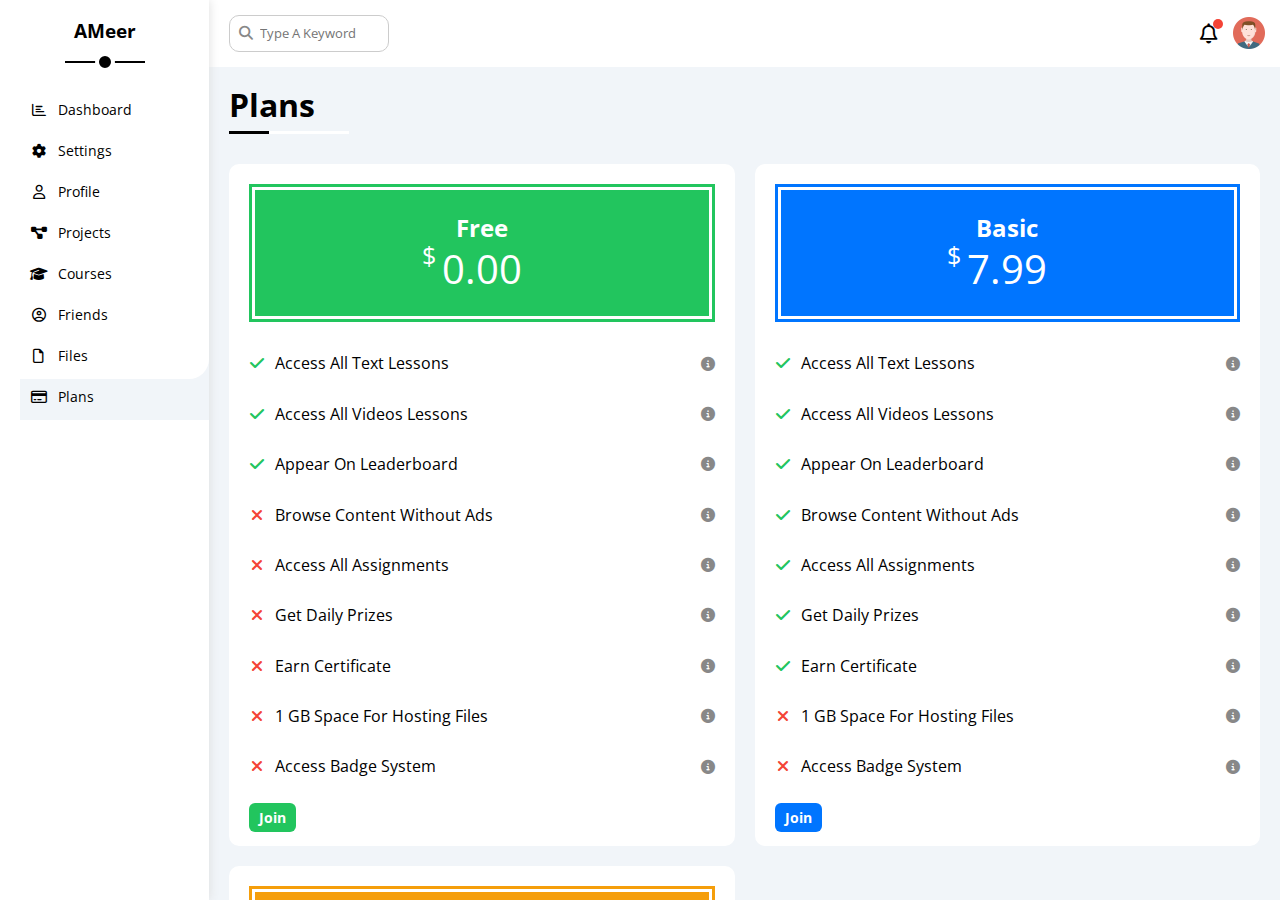
<file: plans.html>
<!DOCTYPE html>
<html lang="en">
  <head>
    <meta charset="UTF-8" />
    <meta http-equiv="X-UA-Compatible" content="IE=edge" />
    <meta name="viewport" content="width=device-width, initial-scale=1.0" />
    <title>Plans</title>
    <!-- render all elements normally -->
    <link rel="stylesheet" href="css/normalize.css" />
    <!-- font awesome library -->
    <link rel="stylesheet" href="css/all.min.css" />
    <!-- framework styles file -->
    <link rel="stylesheet" href="css/framework.css" />
    <!-- main styles file -->
    <link rel="stylesheet" href="css/style.css" />
    <!-- google fonts -->
    <link rel="preconnect" href="https://fonts.googleapis.com" />
    <link rel="preconnect" href="https://fonts.gstatic.com" crossorigin />
    <link
      href="https://fonts.googleapis.com/css2?family=Open+Sans:wght@300;400;500;600;700;800&display=swap"
      rel="stylesheet"
    />
  </head>
  <body>
    <div class="page plans-page d-flex">
      <!-- Start Sidebar -->
      <div class="sidebar bg-white p-relative">
        <h3 class="mt-0 mb-50 p-relative text-center">AMeer</h3>
        <ul>
          <li>
            <a
              class="d-flex align-items-center fs-14 c-black rad-6 p-10"
              href="index.html"
            >
              <i class="fa-regular fa-chart-bar fa-fw mr-10"></i>
              <span>Dashboard</span>
            </a>
          </li>
          <li>
            <a
              class="d-flex align-items-center fs-14 c-black rad-6 p-10"
              href="settings.html"
            >
              <i class="fa-solid fa-gear fa-fw mr-10"></i>
              <span>Settings</span>
            </a>
          </li>
          <li>
            <a
              class="d-flex align-items-center fs-14 c-black rad-6 p-10"
              href="profile.html"
            >
              <i class="fa-regular fa-user fa-fw mr-10"></i>
              <span>Profile</span>
            </a>
          </li>
          <li>
            <a
              class="d-flex align-items-center fs-14 c-black rad-6 p-10"
              href="projects.html"
            >
              <i class="fa-solid fa-diagram-project fa-fw mr-10"></i>
              <span>Projects</span>
            </a>
          </li>
          <li>
            <a
              class="d-flex align-items-center fs-14 c-black rad-6 p-10"
              href="courses.html"
            >
              <i class="fa-solid fa-graduation-cap fa-fw mr-10"></i>
              <span>Courses</span>
            </a>
          </li>
          <li>
            <a
              class="d-flex align-items-center fs-14 c-black rad-6 p-10"
              href="friends.html"
            >
              <i class="fa-regular fa-circle-user fa-fw mr-10"></i>
              <span>Friends</span>
            </a>
          </li>
          <li>
            <a
              class="d-flex align-items-center fs-14 c-black rad-6 p-10"
              href="files.html"
            >
              <i class="fa-regular fa-file fa-fw mr-10"></i>
              <span>Files</span>
            </a>
          </li>
          <li class="active">
            <a
              class="d-flex align-items-center fs-14 c-black rad-6 p-10"
              href="plans.html"
            >
              <i class="fa-regular fa-credit-card fa-fw mr-10"></i>
              <span>Plans</span>
            </a>
          </li>
        </ul>
      </div>
      <!-- End Sidebar -->
      <!-- Start Content -->
      <div class="content w-full">
        <!-- Start Head -->
        <div class="head bg-white flex-between p-15">
          <div class="search p-relative">
            <input class="p-10" type="search" placeholder="Type A Keyword" />
          </div>
          <div class="icons d-flex align-items-center">
            <span class="notification p-relative"
              ><i class="fa-regular fa-bell fa-lg"></i
            ></span>
            <img src="assets/images/avatar.png" alt="" />
          </div>
        </div>
        <!-- End Head -->
        <!-- Start Page Title -->
        <h1 class="p-relative">Plans</h1>
        <!-- End Page Title -->
        <!-- Start Wrapper -->
        <div class="wrapper d-grid gap-20">
          <div class="plan p-20 bg-white">
            <div class="head center-flex p-relative bg-green">
              <h2 class="m-0 mb-5 bold">Free</h2>
              <p class="m-0 p-relative fs-40 mt-0">
                <span class="fs-25">$</span> 0.00
              </p>
            </div>
            <ul class="list">
              <li class="d-flex align-items-center justify-content-between">
                <p class="t">Access All Text Lessons</p>
                <i class="fa-solid fa-circle-info help"></i>
              </li>
              <li class="d-flex align-items-center justify-content-between">
                <p class="t">Access All Videos Lessons</p>
                <i class="fa-solid fa-circle-info help"></i>
              </li>
              <li class="d-flex align-items-center justify-content-between">
                <p class="t">Appear On Leaderboard</p>
                <i class="fa-solid fa-circle-info help"></i>
              </li>
              <li class="d-flex align-items-center justify-content-between">
                <p class="f">Browse Content Without Ads</p>
                <i class="fa-solid fa-circle-info help"></i>
              </li>
              <li class="d-flex align-items-center justify-content-between">
                <p class="f">Access All Assignments</p>
                <i class="fa-solid fa-circle-info help"></i>
              </li>
              <li class="d-flex align-items-center justify-content-between">
                <p class="f">Get Daily Prizes</p>
                <i class="fa-solid fa-circle-info help"></i>
              </li>
              <li class="d-flex align-items-center justify-content-between">
                <p class="f">Earn Certificate</p>
                <i class="fa-solid fa-circle-info help"></i>
              </li>
              <li class="d-flex align-items-center justify-content-between">
                <p class="f">1 GB Space For Hosting Files</p>
                <i class="fa-solid fa-circle-info help"></i>
              </li>
              <li class="d-flex align-items-center justify-content-between">
                <p class="f">Access Badge System</p>
                <i class="fa-solid fa-circle-info help"></i>
              </li>
            </ul>
            <span class="btn-sm btn-green">Join</span>
          </div>
          <div class="plan p-20 bg-white">
            <div class="head center-flex p-relative bg-blue">
              <h2 class="m-0 mb-5 bold">Basic</h2>
              <p class="m-0 p-relative fs-40 mt-0">
                <span class="fs-25">$</span> 7.99
              </p>
            </div>
            <ul class="list">
              <li class="d-flex align-items-center justify-content-between">
                <p class="t">Access All Text Lessons</p>
                <i class="fa-solid fa-circle-info help"></i>
              </li>
              <li class="d-flex align-items-center justify-content-between">
                <p class="t">Access All Videos Lessons</p>
                <i class="fa-solid fa-circle-info help"></i>
              </li>
              <li class="d-flex align-items-center justify-content-between">
                <p class="t">Appear On Leaderboard</p>
                <i class="fa-solid fa-circle-info help"></i>
              </li>
              <li class="d-flex align-items-center justify-content-between">
                <p class="t">Browse Content Without Ads</p>
                <i class="fa-solid fa-circle-info help"></i>
              </li>
              <li class="d-flex align-items-center justify-content-between">
                <p class="t">Access All Assignments</p>
                <i class="fa-solid fa-circle-info help"></i>
              </li>
              <li class="d-flex align-items-center justify-content-between">
                <p class="t">Get Daily Prizes</p>
                <i class="fa-solid fa-circle-info help"></i>
              </li>
              <li class="d-flex align-items-center justify-content-between">
                <p class="t">Earn Certificate</p>
                <i class="fa-solid fa-circle-info help"></i>
              </li>
              <li class="d-flex align-items-center justify-content-between">
                <p class="f">1 GB Space For Hosting Files</p>
                <i class="fa-solid fa-circle-info help"></i>
              </li>
              <li class="d-flex align-items-center justify-content-between">
                <p class="f">Access Badge System</p>
                <i class="fa-solid fa-circle-info help"></i>
              </li>
            </ul>
            <span class="btn-sm btn-blue">Join</span>
          </div>
          <div class="plan p-20 bg-white">
            <div class="head center-flex p-relative bg-orange">
              <h2 class="m-0 mb-5 bold">Premium</h2>
              <p class="m-0 p-relative fs-40 mt-0">
                <span class="fs-25">$</span> 19.99
              </p>
            </div>
            <ul class="list">
              <li class="d-flex align-items-center justify-content-between">
                <p class="t">Access All Text Lessons</p>
                <i class="fa-solid fa-circle-info help"></i>
              </li>
              <li class="d-flex align-items-center justify-content-between">
                <p class="t">Access All Videos Lessons</p>
                <i class="fa-solid fa-circle-info help"></i>
              </li>
              <li class="d-flex align-items-center justify-content-between">
                <p class="t">Appear On Leaderboard</p>
                <i class="fa-solid fa-circle-info help"></i>
              </li>
              <li class="d-flex align-items-center justify-content-between">
                <p class="t">Browse Content Without Ads</p>
                <i class="fa-solid fa-circle-info help"></i>
              </li>
              <li class="d-flex align-items-center justify-content-between">
                <p class="t">Access All Assignments</p>
                <i class="fa-solid fa-circle-info help"></i>
              </li>
              <li class="d-flex align-items-center justify-content-between">
                <p class="t">Get Daily Prizes</p>
                <i class="fa-solid fa-circle-info help"></i>
              </li>
              <li class="d-flex align-items-center justify-content-between">
                <p class="t">Earn Certificate</p>
                <i class="fa-solid fa-circle-info help"></i>
              </li>
              <li class="d-flex align-items-center justify-content-between">
                <p class="t">1 GB Space For Hosting Files</p>
                <i class="fa-solid fa-circle-info help"></i>
              </li>
              <li class="d-flex align-items-center justify-content-between">
                <p class="t">Access Badge System</p>
                <i class="fa-solid fa-circle-info help"></i>
              </li>
            </ul>
            <p class="c-grey text-center">This Is Your Current Plan</p>
          </div>
        </div>
        <!-- End wrapper -->
      </div>
      <!-- End Content -->
    </div>
  </body>
</html>
</file>
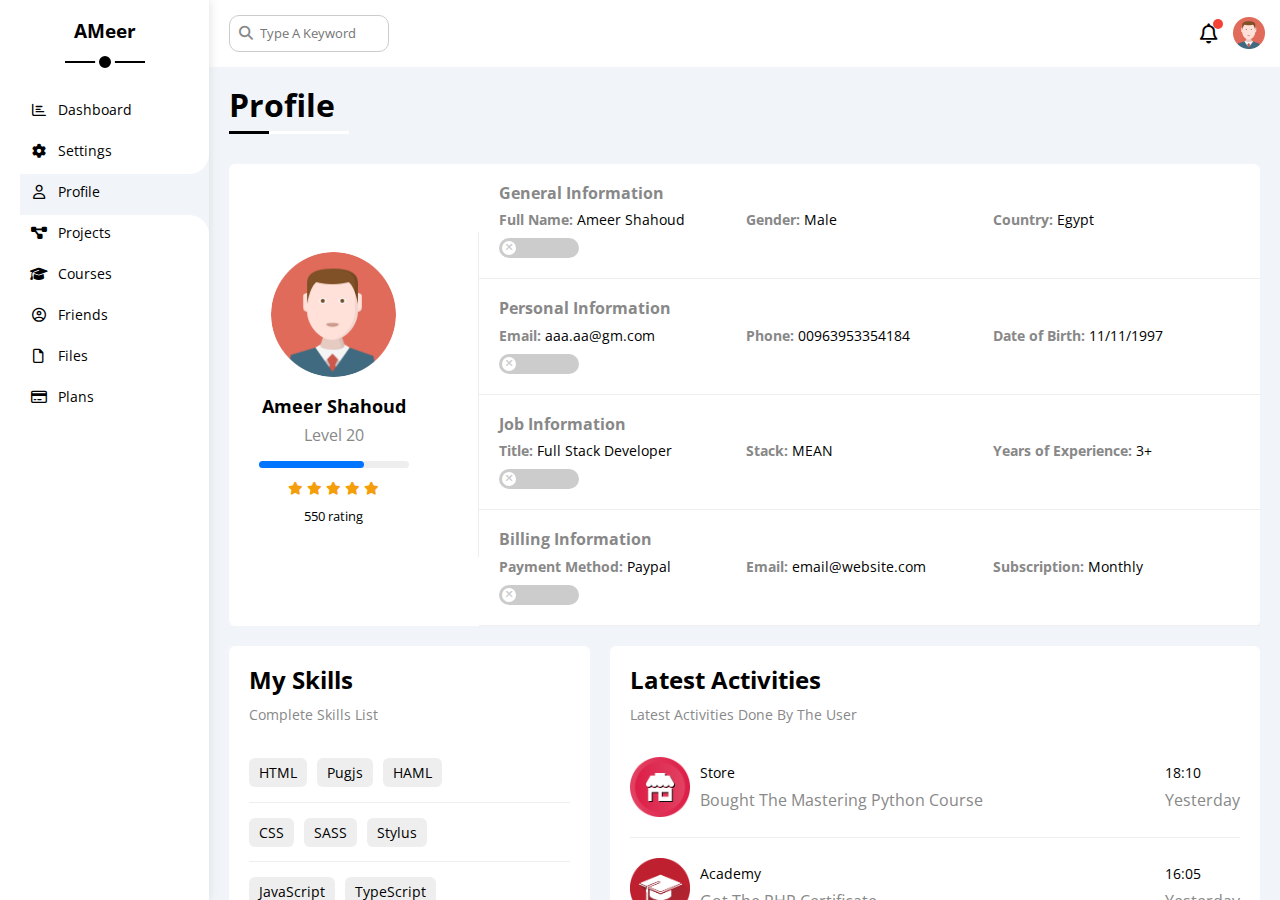
<file: profile.html>
<!DOCTYPE html>
<html lang="en">
  <head>
    <meta charset="UTF-8" />
    <meta http-equiv="X-UA-Compatible" content="IE=edge" />
    <meta name="viewport" content="width=device-width, initial-scale=1.0" />
    <title>Profile</title>
    <!-- render all elements normally -->
    <link rel="stylesheet" href="css/normalize.css" />
    <!-- font awesome library -->
    <link rel="stylesheet" href="css/all.min.css" />
    <!-- framework styles file -->
    <link rel="stylesheet" href="css/framework.css" />
    <!-- main styles file -->
    <link rel="stylesheet" href="css/style.css" />
    <!-- google fonts -->
    <link rel="preconnect" href="https://fonts.googleapis.com" />
    <link rel="preconnect" href="https://fonts.gstatic.com" crossorigin />
    <link
      href="https://fonts.googleapis.com/css2?family=Open+Sans:wght@300;400;500;600;700;800&display=swap"
      rel="stylesheet"
    />
  </head>
  <body>
    <div class="page profile-page d-flex">
      <!-- Start Sidebar -->
      <div class="sidebar bg-white p-relative">
        <h3 class="mt-0 mb-50 p-relative text-center">AMeer</h3>
        <ul>
          <li>
            <a
              class="d-flex align-items-center fs-14 c-black rad-6 p-10"
              href="index.html"
            >
              <i class="fa-regular fa-chart-bar fa-fw mr-10"></i>
              <span>Dashboard</span>
            </a>
          </li>
          <li>
            <a
              class="d-flex align-items-center fs-14 c-black rad-6 p-10"
              href="settings.html"
            >
              <i class="fa-solid fa-gear fa-fw mr-10"></i>
              <span>Settings</span>
            </a>
          </li>
          <li class="active">
            <a
              class="d-flex align-items-center fs-14 c-black rad-6 p-10"
              href="profile.html"
            >
              <i class="fa-regular fa-user fa-fw mr-10"></i>
              <span>Profile</span>
            </a>
          </li>
          <li>
            <a
              class="d-flex align-items-center fs-14 c-black rad-6 p-10"
              href="projects.html"
            >
              <i class="fa-solid fa-diagram-project fa-fw mr-10"></i>
              <span>Projects</span>
            </a>
          </li>
          <li>
            <a
              class="d-flex align-items-center fs-14 c-black rad-6 p-10"
              href="courses.html"
            >
              <i class="fa-solid fa-graduation-cap fa-fw mr-10"></i>
              <span>Courses</span>
            </a>
          </li>
          <li>
            <a
              class="d-flex align-items-center fs-14 c-black rad-6 p-10"
              href="friends.html"
            >
              <i class="fa-regular fa-circle-user fa-fw mr-10"></i>
              <span>Friends</span>
            </a>
          </li>
          <li>
            <a
              class="d-flex align-items-center fs-14 c-black rad-6 p-10"
              href="files.html"
            >
              <i class="fa-regular fa-file fa-fw mr-10"></i>
              <span>Files</span>
            </a>
          </li>
          <li>
            <a
              class="d-flex align-items-center fs-14 c-black rad-6 p-10"
              href="plans.html"
            >
              <i class="fa-regular fa-credit-card fa-fw mr-10"></i>
              <span>Plans</span>
            </a>
          </li>
        </ul>
      </div>
      <!-- End Sidebar -->
      <!-- Start Content -->
      <div class="content w-full">
        <!-- Start Head -->
        <div class="head bg-white flex-between p-15">
          <div class="search p-relative">
            <input class="p-10" type="search" placeholder="Type A Keyword" />
          </div>
          <div class="icons d-flex align-items-center">
            <span class="notification p-relative"
              ><i class="fa-regular fa-bell fa-lg"></i
            ></span>
            <img src="assets/images/avatar.png" alt="" />
          </div>
        </div>
        <!-- End Head -->
        <!-- Start Page Title -->
        <h1 class="p-relative">Profile</h1>
        <!-- End Page Title -->
        <!-- Start Personal Information -->
        <div
          class="personal-info m-20 rad-6 bg-white d-flex align-items-center"
        >
          <div class="person text-center">
            <img src="assets/images/avatar.png" alt="" />
            <h2 class="bold fs-18 mb-0">Ameer Shahoud</h2>
            <p class="c-grey mt-10">Level 20</p>
            <div class="progress w-full"></div>
            <div class="rating mt-10">
              <i class="fa-solid fa-star c-orange fs-13"></i>
              <i class="fa-solid fa-star c-orange fs-13"></i>
              <i class="fa-solid fa-star c-orange fs-13"></i>
              <i class="fa-solid fa-star c-orange fs-13"></i>
              <i class="fa-solid fa-star c-orange fs-13"></i>
            </div>
            <p class="fs-13">550 rating</p>
          </div>
          <div class="info">
            <div class="general">
              <h4 class="c-grey">General Information</h4>
              <div class="infos fs-14">
                <div>
                  <span class="c-grey bold">Full Name: </span>Ameer Shahoud
                </div>
                <div><span class="c-grey bold">Gender: </span>Male</div>
                <div><span class="c-grey bold">Country: </span>Egypt</div>
                <div>
                  <label
                    ><input type="checkbox" class="custom-toggle-sm" />
                    <div class="toggle-switch-sm"></div
                  ></label>
                </div>
              </div>
            </div>
            <div class="personal">
              <h4 class="c-grey">Personal Information</h4>
              <div class="infos fs-14">
                <div><span class="c-grey bold">Email: </span>aaa.aa@gm.com</div>
                <div>
                  <span class="c-grey bold">Phone: </span>00963953354184
                </div>
                <div>
                  <span class="c-grey bold">Date of Birth: </span>11/11/1997
                </div>
                <div>
                  <label
                    ><input type="checkbox" class="custom-toggle-sm" />
                    <div class="toggle-switch-sm"></div
                  ></label>
                </div>
              </div>
            </div>
            <div class="job">
              <h4 class="c-grey">Job Information</h4>
              <div class="infos fs-14">
                <div>
                  <span class="c-grey bold">Title: </span>Full Stack Developer
                </div>
                <div><span class="c-grey bold">Stack: </span>MEAN</div>
                <div>
                  <span class="c-grey bold">Years of Experience: </span>3+
                </div>
                <div>
                  <label
                    ><input type="checkbox" class="custom-toggle-sm" />
                    <div class="toggle-switch-sm"></div
                  ></label>
                </div>
              </div>
            </div>
            <div class="billing">
              <h4 class="c-grey">Billing Information</h4>
              <div class="infos fs-14">
                <div>
                  <span class="c-grey bold">Payment Method: </span>Paypal
                </div>
                <div>
                  <span class="c-grey bold">Email: </span>email@website.com
                </div>
                <div>
                  <span class="c-grey bold">Subscription: </span>Monthly
                </div>
                <div>
                  <label
                    ><input type="checkbox" class="custom-toggle-sm" />
                    <div class="toggle-switch-sm"></div
                  ></label>
                </div>
              </div>
            </div>
          </div>
        </div>
        <!-- End Personal Information -->
        <!-- Start Wrapper -->
        <div class="profile-wrapper d-flex gap-20 m-20">
          <!-- Start My Skills -->
          <div class="skills bg-white p-20 rad-6">
            <h2 class="m-0">My Skills</h2>
            <p class="c-grey fs-14">Complete Skills List</p>
            <div class="items mt-20">
              <div>
                <span class="tag-sm tag-grey mr-10">HTML</span
                ><span class="tag-sm tag-grey mr-10">Pugjs</span
                ><span class="tag-sm tag-grey mr-10">HAML</span>
              </div>
              <div>
                <span class="tag-sm tag-grey mr-10">CSS</span
                ><span class="tag-sm tag-grey mr-10">SASS</span
                ><span class="tag-sm tag-grey mr-10">Stylus</span>
              </div>
              <div>
                <span class="tag-sm tag-grey mr-10">JavaScript</span
                ><span class="tag-sm tag-grey mr-10">TypeScript</span>
              </div>
              <div>
                <span class="tag-sm tag-grey mr-10">Vuejs</span
                ><span class="tag-sm tag-grey mr-10">Reactjs</span>
              </div>
              <div>
                <span class="tag-sm tag-grey mr-10">jest</span
                ><span class="tag-sm tag-grey mr-10">jasmine</span>
              </div>
              <div>
                <span class="tag-sm tag-grey mr-10">PHP</span
                ><span class="tag-sm tag-grey mr-10">Laravel</span>
              </div>
              <div>
                <span class="tag-sm tag-grey mr-10">Python</span
                ><span class="tag-sm tag-grey mr-10">Django</span>
              </div>
            </div>
          </div>
          <!-- End My Skills -->
          <!-- Start Latest Activities -->
          <div class="activities bg-white p-20 rad-6">
            <h2 class="m-0">Latest Activities</h2>
            <p class="c-grey fs-14">Latest Activities Done By The User</p>
            <div class="list">
              <div
                class="item d-flex align-items-center justify-content-center"
              >
                <img class="mr-10" src="assets/images/activity-01.png" alt="" />
                <div class="text">
                  <p class="fs-14 m-0">Store</p>
                  <p class="c-grey mt-10 mb-0">
                    Bought The Mastering Python Course
                  </p>
                </div>
                <div class="time">
                  <p class="fs-14 m-0">18:10</p>
                  <p class="c-grey mt-10 mb-0">Yesterday</p>
                </div>
              </div>
              <div
                class="item d-flex align-items-center justify-content-center"
              >
                <img class="mr-10" src="assets/images/activity-02.png" alt="" />
                <div class="text">
                  <p class="fs-14 m-0">Academy</p>
                  <p class="c-grey mt-10 mb-0">Got The PHP Certificate</p>
                </div>
                <div class="time">
                  <p class="fs-14 m-0">16:05</p>
                  <p class="c-grey mt-10 mb-0">Yesterday</p>
                </div>
              </div>
              <div
                class="item d-flex align-items-center justify-content-center"
              >
                <img class="mr-10" src="assets/images/activity-03.png" alt="" />
                <div class="text">
                  <p class="fs-14 m-0">Badges</p>
                  <p class="c-grey mt-10 mb-0">Unlocked The 10 Skills Badge</p>
                </div>
                <div class="time">
                  <p class="fs-14 m-0">18:34</p>
                  <p class="c-grey mt-10 mb-0">Yesterday</p>
                </div>
              </div>
              <div
                class="item d-flex align-items-center justify-content-center"
              >
                <img class="mr-10" src="assets/images/activity-01.png" alt="" />
                <div class="text">
                  <p class="fs-14 m-0">Store</p>
                  <p class="c-grey mt-10 mb-0">Bought The Typescript Course</p>
                </div>
                <div class="time">
                  <p class="fs-14 m-0">12:29</p>
                  <p class="c-grey mt-10 mb-0">Yesterday</p>
                </div>
              </div>
            </div>
          </div>
          <!-- End Latest Activities -->
        </div>
        <!-- End Wrapper -->
      </div>
      <!-- End Content -->
    </div>
  </body>
</html>
</file>
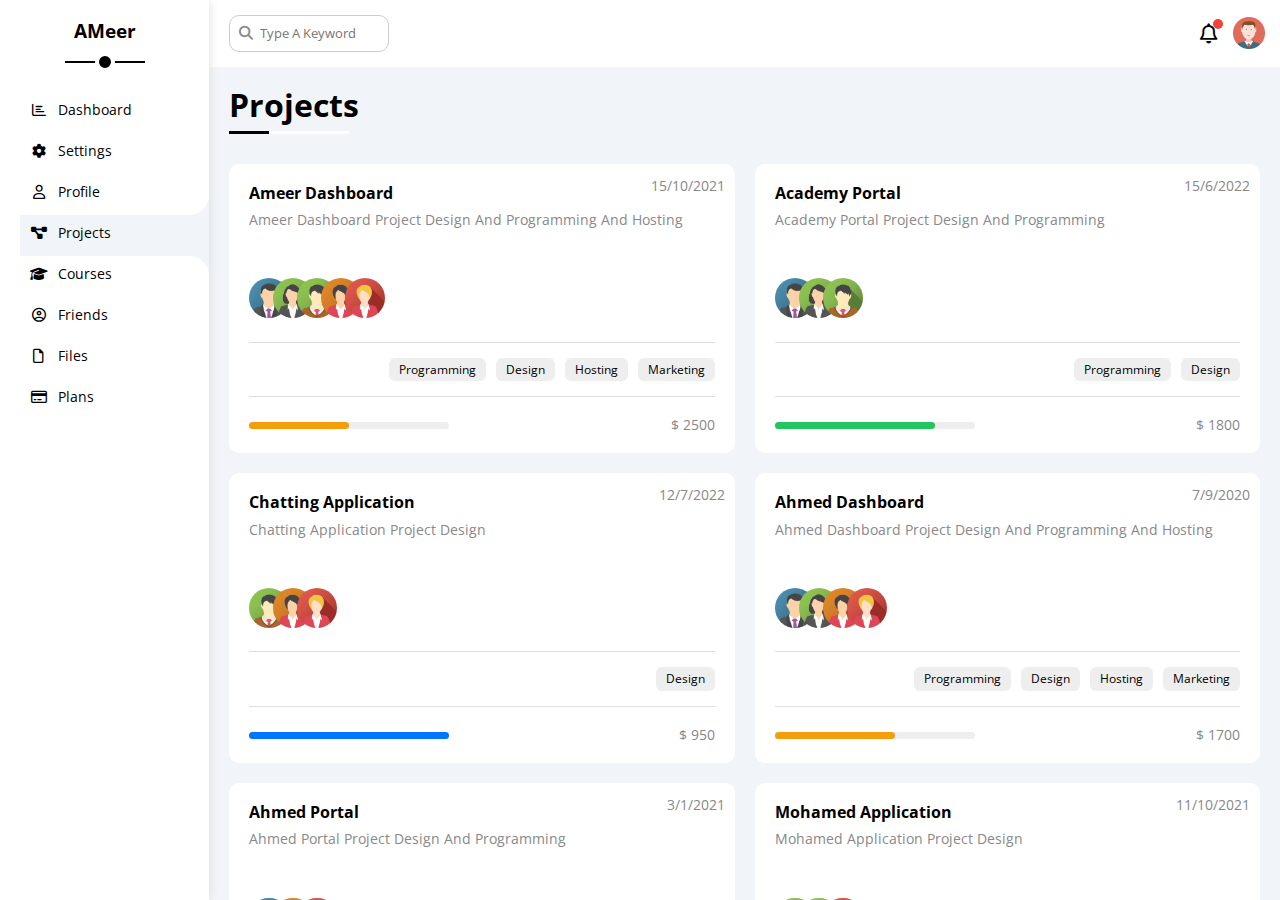
<file: projects.html>
<!DOCTYPE html>
<html lang="en">
  <head>
    <meta charset="UTF-8" />
    <meta http-equiv="X-UA-Compatible" content="IE=edge" />
    <meta name="viewport" content="width=device-width, initial-scale=1.0" />
    <title>Projects</title>
    <!-- render all elements normally -->
    <link rel="stylesheet" href="css/normalize.css" />
    <!-- font awesome library -->
    <link rel="stylesheet" href="css/all.min.css" />
    <!-- framework styles file -->
    <link rel="stylesheet" href="css/framework.css" />
    <!-- main styles file -->
    <link rel="stylesheet" href="css/style.css" />
    <!-- google fonts -->
    <link rel="preconnect" href="https://fonts.googleapis.com" />
    <link rel="preconnect" href="https://fonts.gstatic.com" crossorigin />
    <link
      href="https://fonts.googleapis.com/css2?family=Open+Sans:wght@300;400;500;600;700;800&display=swap"
      rel="stylesheet"
    />
  </head>
  <body>
    <div class="page projects-page d-flex">
      <!-- Start Sidebar -->
      <div class="sidebar bg-white p-relative">
        <h3 class="mt-0 mb-50 p-relative text-center">AMeer</h3>
        <ul>
          <li>
            <a
              class="d-flex align-items-center fs-14 c-black rad-6 p-10"
              href="index.html"
            >
              <i class="fa-regular fa-chart-bar fa-fw mr-10"></i>
              <span>Dashboard</span>
            </a>
          </li>
          <li>
            <a
              class="d-flex align-items-center fs-14 c-black rad-6 p-10"
              href="settings.html"
            >
              <i class="fa-solid fa-gear fa-fw mr-10"></i>
              <span>Settings</span>
            </a>
          </li>
          <li>
            <a
              class="d-flex align-items-center fs-14 c-black rad-6 p-10"
              href="profile.html"
            >
              <i class="fa-regular fa-user fa-fw mr-10"></i>
              <span>Profile</span>
            </a>
          </li>
          <li class="active">
            <a
              class="d-flex align-items-center fs-14 c-black rad-6 p-10"
              href="projects.html"
            >
              <i class="fa-solid fa-diagram-project fa-fw mr-10"></i>
              <span>Projects</span>
            </a>
          </li>
          <li>
            <a
              class="d-flex align-items-center fs-14 c-black rad-6 p-10"
              href="courses.html"
            >
              <i class="fa-solid fa-graduation-cap fa-fw mr-10"></i>
              <span>Courses</span>
            </a>
          </li>
          <li>
            <a
              class="d-flex align-items-center fs-14 c-black rad-6 p-10"
              href="friends.html"
            >
              <i class="fa-regular fa-circle-user fa-fw mr-10"></i>
              <span>Friends</span>
            </a>
          </li>
          <li>
            <a
              class="d-flex align-items-center fs-14 c-black rad-6 p-10"
              href="files.html"
            >
              <i class="fa-regular fa-file fa-fw mr-10"></i>
              <span>Files</span>
            </a>
          </li>
          <li>
            <a
              class="d-flex align-items-center fs-14 c-black rad-6 p-10"
              href="plans.html"
            >
              <i class="fa-regular fa-credit-card fa-fw mr-10"></i>
              <span>Plans</span>
            </a>
          </li>
        </ul>
      </div>
      <!-- End Sidebar -->
      <!-- Start Content -->
      <div class="content w-full">
        <!-- Start Head -->
        <div class="head bg-white flex-between p-15">
          <div class="search p-relative">
            <input class="p-10" type="search" placeholder="Type A Keyword" />
          </div>
          <div class="icons d-flex align-items-center">
            <span class="notification p-relative"
              ><i class="fa-regular fa-bell fa-lg"></i
            ></span>
            <img src="assets/images/avatar.png" alt="" />
          </div>
        </div>
        <!-- End Head -->
        <!-- Start Page Title -->
        <h1 class="p-relative">Projects</h1>
        <!-- End Page Title -->
        <div class="wrapper d-grid gap-20">
          <div class="project-box bg-white p-20 p-relative">
            <p class="date fs-14 c-grey">15/10/2021</p>
            <h4 class="m-0">Ameer Dashboard</h4>
            <p class="m-0 mt-10 fs-14 c-grey">
              Ameer Dashboard Project Design And Programming And Hosting
            </p>
            <div class="team">
              <img src="assets/images/team-01.png" alt="" />
              <img src="assets/images/team-02.png" alt="" />
              <img src="assets/images/team-03.png" alt="" />
              <img src="assets/images/team-04.png" alt="" />
              <img src="assets/images/team-05.png" alt="" />
            </div>
            <div class="services mt-20">
              <span class="tag-xs tag-grey ml-10">Programming</span>
              <span class="tag-xs tag-grey ml-10">Design</span>
              <span class="tag-xs tag-grey ml-10">Hosting</span>
              <span class="tag-xs tag-grey ml-10">Marketing</span>
            </div>
            <div
              class="progress d-flex justify-content-between align-items-center"
            >
              <div style="--width: 50%; --color: var(--orange-color)"></div>
              <p class="m-0 c-grey fs-14">$ 2500</p>
            </div>
          </div>
          <div class="project-box bg-white p-20 p-relative">
            <p class="date fs-14 c-grey">15/6/2022</p>
            <h4 class="m-0">Academy Portal</h4>
            <p class="m-0 mt-10 fs-14 c-grey">
              Academy Portal Project Design And Programming
            </p>
            <div class="team">
              <img src="assets/images/team-01.png" alt="" />
              <img src="assets/images/team-02.png" alt="" />
              <img src="assets/images/team-03.png" alt="" />
            </div>
            <div class="services mt-20">
              <span class="tag-xs tag-grey ml-10">Programming</span>
              <span class="tag-xs tag-grey ml-10">Design</span>
            </div>
            <div
              class="progress d-flex justify-content-between align-items-center"
            >
              <div style="--width: 80%; --color: var(--green-color)"></div>
              <p class="m-0 c-grey fs-14">$ 1800</p>
            </div>
          </div>
          <div class="project-box bg-white p-20 p-relative">
            <p class="date fs-14 c-grey">12/7/2022</p>
            <h4 class="m-0">Chatting Application</h4>
            <p class="m-0 mt-10 fs-14 c-grey">
              Chatting Application Project Design
            </p>
            <div class="team">
              <img src="assets/images/team-03.png" alt="" />
              <img src="assets/images/team-04.png" alt="" />
              <img src="assets/images/team-05.png" alt="" />
            </div>
            <div class="services mt-20">
              <span class="tag-xs tag-grey ml-10">Design</span>
            </div>
            <div
              class="progress d-flex justify-content-between align-items-center"
            >
              <div style="--width: 100%; --color: var(--blue-color)"></div>
              <p class="m-0 c-grey fs-14">$ 950</p>
            </div>
          </div>
          <div class="project-box bg-white p-20 p-relative">
            <p class="date fs-14 c-grey">7/9/2020</p>
            <h4 class="m-0">Ahmed Dashboard</h4>
            <p class="m-0 mt-10 fs-14 c-grey">
              Ahmed Dashboard Project Design And Programming And Hosting
            </p>
            <div class="team">
              <img src="assets/images/team-01.png" alt="" />
              <img src="assets/images/team-02.png" alt="" />
              <img src="assets/images/team-04.png" alt="" />
              <img src="assets/images/team-05.png" alt="" />
            </div>
            <div class="services mt-20">
              <span class="tag-xs tag-grey ml-10">Programming</span>
              <span class="tag-xs tag-grey ml-10">Design</span>
              <span class="tag-xs tag-grey ml-10">Hosting</span>
              <span class="tag-xs tag-grey ml-10">Marketing</span>
            </div>
            <div
              class="progress d-flex justify-content-between align-items-center"
            >
              <div style="--width: 60%; --color: var(--orange-color)"></div>
              <p class="m-0 c-grey fs-14">$ 1700</p>
            </div>
          </div>
          <div class="project-box bg-white p-20 p-relative">
            <p class="date fs-14 c-grey">3/1/2021</p>
            <h4 class="m-0">Ahmed Portal</h4>
            <p class="m-0 mt-10 fs-14 c-grey">
              Ahmed Portal Project Design And Programming
            </p>
            <div class="team">
              <img src="assets/images/team-01.png" alt="" />
              <img src="assets/images/team-04.png" alt="" />
              <img src="assets/images/team-05.png" alt="" />
            </div>
            <div class="services mt-20">
              <span class="tag-xs tag-grey ml-10">Programming</span>
              <span class="tag-xs tag-grey ml-10">Design</span>
            </div>
            <div
              class="progress d-flex justify-content-between align-items-center"
            >
              <div style="--width: 70%; --color: var(--green-color)"></div>
              <p class="m-0 c-grey fs-14">$ 850</p>
            </div>
          </div>
          <div class="project-box bg-white p-20 p-relative">
            <p class="date fs-14 c-grey">11/10/2021</p>
            <h4 class="m-0">Mohamed Application</h4>
            <p class="m-0 mt-10 fs-14 c-grey">
              Mohamed Application Project Design
            </p>
            <div class="team">
              <img src="assets/images/team-02.png" alt="" />
              <img src="assets/images/team-03.png" alt="" />
              <img src="assets/images/team-05.png" alt="" />
            </div>
            <div class="services mt-20">
              <span class="tag-xs tag-grey ml-10">Design</span>
            </div>
            <div
              class="progress d-flex justify-content-between align-items-center"
            >
              <div style="--width: 40%; --color: var(--red-color)"></div>
              <p class="m-0 c-grey fs-14">$ 950</p>
            </div>
          </div>
          <div class="project-box bg-white p-20 p-relative">
            <p class="date fs-14 c-grey">11/11/2022</p>
            <h4 class="m-0">Mohamed Dashboard</h4>
            <p class="m-0 mt-10 fs-14 c-grey">
              Mohamed Dashboard Project Design And Programming And Hosting
            </p>
            <div class="team">
              <img src="assets/images/team-01.png" alt="" />
              <img src="assets/images/team-02.png" alt="" />
              <img src="assets/images/team-03.png" alt="" />
              <img src="assets/images/team-05.png" alt="" />
            </div>
            <div class="services mt-20">
              <span class="tag-xs tag-grey ml-10">Programming</span>
              <span class="tag-xs tag-grey ml-10">Design</span>
              <span class="tag-xs tag-grey ml-10">Hosting</span>
              <span class="tag-xs tag-grey ml-10">Marketing</span>
            </div>
            <div
              class="progress d-flex justify-content-between align-items-center"
            >
              <div style="--width: 70%; --color: var(--green-color)"></div>
              <p class="m-0 c-grey fs-14">$ 1950</p>
            </div>
          </div>
          <div class="project-box bg-white p-20 p-relative">
            <p class="date fs-14 c-grey">15/10/2021</p>
            <h4 class="m-0">Mohamed Portal</h4>
            <p class="m-0 mt-10 fs-14 c-grey">
              Mohamed Portal Project Design And Programming
            </p>
            <div class="team">
              <img src="assets/images/team-01.png" alt="" />
              <img src="assets/images/team-03.png" alt="" />
              <img src="assets/images/team-05.png" alt="" />
            </div>
            <div class="services mt-20">
              <span class="tag-xs tag-grey ml-10">Programming</span>
              <span class="tag-xs tag-grey ml-10">Design</span>
            </div>
            <div
              class="progress d-flex justify-content-between align-items-center"
            >
              <div style="--width: 30%; --color: var(--red-color)"></div>
              <p class="m-0 c-grey fs-14">$ 1650</p>
            </div>
          </div>
          <div class="project-box bg-white p-20 p-relative">
            <p class="date fs-14 c-grey">1/1/2023</p>
            <h4 class="m-0">Ahmed Application</h4>
            <p class="m-0 mt-10 fs-14 c-grey">
              Ahmed Application Project Design
            </p>
            <div class="team">
              <img src="assets/images/team-02.png" alt="" />
              <img src="assets/images/team-04.png" alt="" />
              <img src="assets/images/team-05.png" alt="" />
            </div>
            <div class="services mt-20">
              <span class="tag-xs tag-grey ml-10">Design</span>
            </div>
            <div
              class="progress d-flex justify-content-between align-items-center"
            >
              <div style="--width: 90%; --color: var(--green-color)"></div>
              <p class="m-0 c-grey fs-14">$ 950</p>
            </div>
          </div>
        </div>
      </div>
      <!-- End Content -->
    </div>
  </body>
</html>
</file>
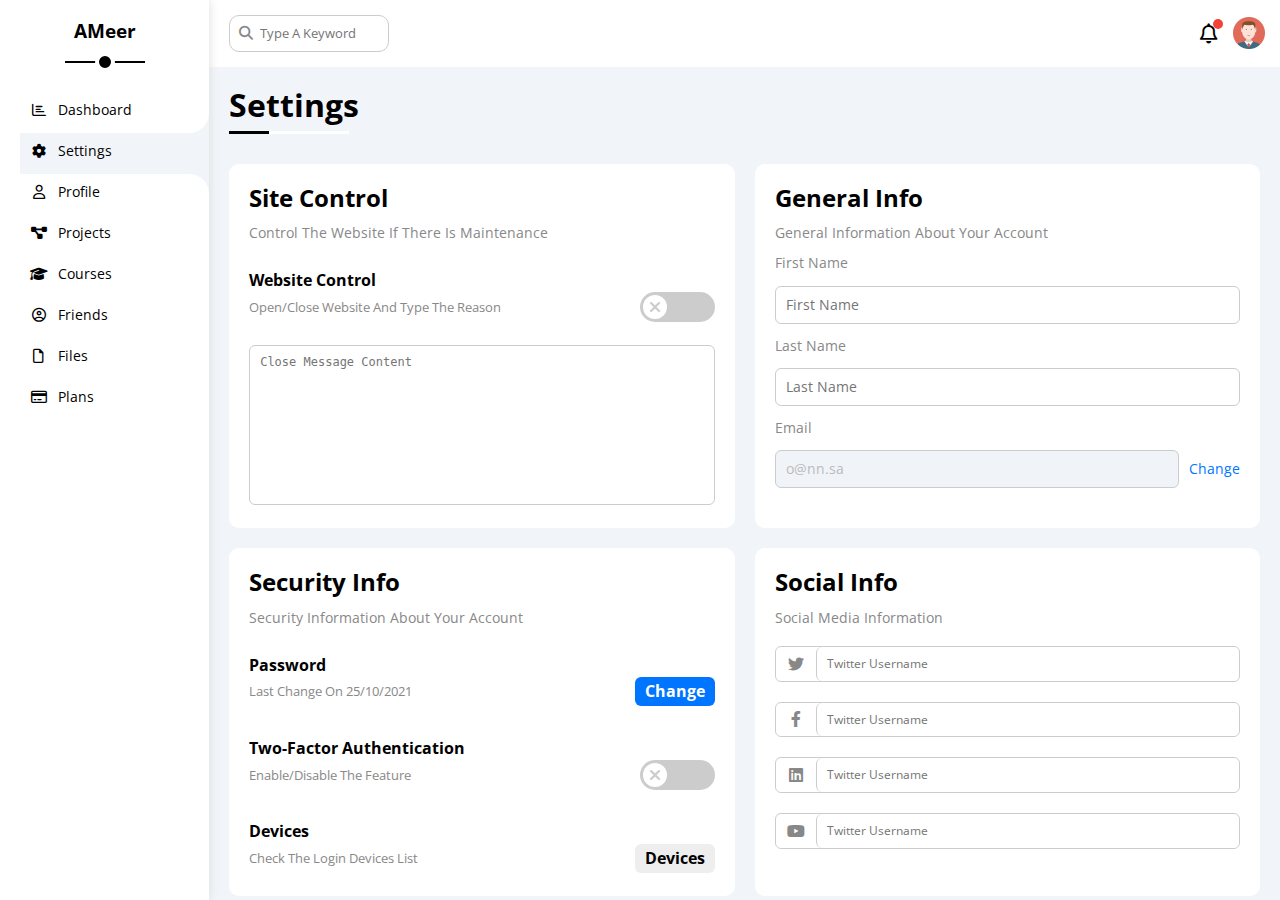
<file: settings.html>
<!DOCTYPE html>
<html lang="en">
  <head>
    <meta charset="UTF-8" />
    <meta http-equiv="X-UA-Compatible" content="IE=edge" />
    <meta name="viewport" content="width=device-width, initial-scale=1.0" />
    <title>Settings</title>
    <!-- render all elements normally -->
    <link rel="stylesheet" href="css/normalize.css" />
    <!-- font awesome library -->
    <link rel="stylesheet" href="css/all.min.css" />
    <!-- framework styles file -->
    <link rel="stylesheet" href="css/framework.css" />
    <!-- main styles file -->
    <link rel="stylesheet" href="css/style.css" />
    <!-- google fonts -->
    <link rel="preconnect" href="https://fonts.googleapis.com" />
    <link rel="preconnect" href="https://fonts.gstatic.com" crossorigin />
    <link
      href="https://fonts.googleapis.com/css2?family=Open+Sans:wght@300;400;500;600;700;800&display=swap"
      rel="stylesheet"
    />
  </head>
  <body>
    <div class="page settings-page d-flex">
      <!-- Start Sidebar -->
      <div class="sidebar bg-white p-relative">
        <h3 class="mt-0 mb-50 p-relative text-center">AMeer</h3>
        <ul>
          <li>
            <a
              class="d-flex align-items-center fs-14 c-black rad-6 p-10"
              href="index.html"
            >
              <i class="fa-regular fa-chart-bar fa-fw mr-10"></i>
              <span>Dashboard</span>
            </a>
          </li>
          <li class="active">
            <a
              class="d-flex align-items-center fs-14 c-black rad-6 p-10"
              href="settings.html"
            >
              <i class="fa-solid fa-gear fa-fw mr-10"></i>
              <span>Settings</span>
            </a>
          </li>
          <li>
            <a
              class="d-flex align-items-center fs-14 c-black rad-6 p-10"
              href="profile.html"
            >
              <i class="fa-regular fa-user fa-fw mr-10"></i>
              <span>Profile</span>
            </a>
          </li>
          <li>
            <a
              class="d-flex align-items-center fs-14 c-black rad-6 p-10"
              href="projects.html"
            >
              <i class="fa-solid fa-diagram-project fa-fw mr-10"></i>
              <span>Projects</span>
            </a>
          </li>
          <li>
            <a
              class="d-flex align-items-center fs-14 c-black rad-6 p-10"
              href="courses.html"
            >
              <i class="fa-solid fa-graduation-cap fa-fw mr-10"></i>
              <span>Courses</span>
            </a>
          </li>
          <li>
            <a
              class="d-flex align-items-center fs-14 c-black rad-6 p-10"
              href="friends.html"
            >
              <i class="fa-regular fa-circle-user fa-fw mr-10"></i>
              <span>Friends</span>
            </a>
          </li>
          <li>
            <a
              class="d-flex align-items-center fs-14 c-black rad-6 p-10"
              href="files.html"
            >
              <i class="fa-regular fa-file fa-fw mr-10"></i>
              <span>Files</span>
            </a>
          </li>
          <li>
            <a
              class="d-flex align-items-center fs-14 c-black rad-6 p-10"
              href="plans.html"
            >
              <i class="fa-regular fa-credit-card fa-fw mr-10"></i>
              <span>Plans</span>
            </a>
          </li>
        </ul>
      </div>
      <!-- End Sidebar -->
      <!-- Start Content -->
      <div class="content w-full">
        <!-- Start Head -->
        <div class="head bg-white flex-between p-15">
          <div class="search p-relative">
            <input class="p-10" type="search" placeholder="Type A Keyword" />
          </div>
          <div class="icons d-flex align-items-center">
            <span class="notification p-relative"
              ><i class="fa-regular fa-bell fa-lg"></i
            ></span>
            <img src="assets/images/avatar.png" alt="" />
          </div>
        </div>
        <!-- End Head -->
        <!-- Start Page Title -->
        <h1 class="p-relative">Settings</h1>
        <!-- End Page Title -->
        <!-- Start Wrapper -->
        <div class="wrapper d-grid gap-20">
          <!-- Start Site Control -->
          <div class="site-control bg-white p-20">
            <h2 class="m-0">Site Control</h2>
            <p class="fs-14 c-grey">
              Control The Website If There Is Maintenance
            </p>
            <div>
              <p class="bold mt-30 mb-0">Website Control</p>
              <div class="d-flex justify-content-between align-items-center">
                <p class="mt-10 mb-10 fs-13 c-grey">
                  Open/Close Website And Type The Reason
                </p>

                <label
                  ><input class="custom-toggle" type="checkbox" />
                  <div class="toggle-switch"></div
                ></label>
              </div>
            </div>
            <textarea
              class="message mt-20"
              placeholder="Close Message Content"
              rows="10"
            ></textarea>
          </div>
          <!-- End Site Control -->
          <!-- Start General Info -->
          <div class="general-info bg-white p-20">
            <h2 class="m-0">General Info</h2>
            <p class="fs-14 c-grey">General Information About Your Account</p>
            <form class="fs-14">
              <label
                ><p class="c-grey">First Name</p>
                <input type="text" placeholder="First Name"
              /></label>
              <label
                ><p class="c-grey">Last Name</p>
                <input type="text" placeholder="Last Name"
              /></label>
              <label
                ><p class="c-grey">Email</p>
                <div
                  class="email d-flex justify-content-between align-items-center"
                >
                  <input disabled type="email" placeholder="o@nn.sa" /><a
                    class="ml-10 c-blue"
                    href="#"
                    >Change</a
                  >
                </div></label
              >
            </form>
          </div>
          <!-- End General Info -->
          <!-- Start Security Info -->
          <div class="security-info bg-white p-20">
            <h2 class="m-0">Security Info</h2>
            <p class="fs-14 c-grey">Security Information About Your Account</p>
            <div>
              <p class="bold mt-30 mb-0">Password</p>
              <div class="d-flex justify-content-between align-items-center">
                <p class="mt-10 mb-10 fs-13 c-grey">
                  Last Change On 25/10/2021
                </p>
                <a href="" class="btn btn-blue">Change</a>
              </div>
            </div>
            <div>
              <p class="bold mt-30 mb-0">Two-Factor Authentication</p>
              <div class="d-flex justify-content-between align-items-center">
                <p class="mt-10 mb-10 fs-13 c-grey">
                  Enable/Disable The Feature
                </p>
                <label
                  ><input class="custom-toggle" type="checkbox" />
                  <div
                    class="toggle-switch"
                    style="width: 75px; height: 30px"
                  ></div
                ></label>
              </div>
            </div>
            <div>
              <p class="bold mt-30 mb-0">Devices</p>
              <div class="d-flex justify-content-between align-items-center">
                <p class="mt-10 mb-10 fs-13 c-grey">
                  Check The Login Devices List
                </p>
                <a href="" class="btn btn-eee">Devices</a>
              </div>
            </div>
          </div>
          <!-- End Security Info -->
          <!-- Start Social Info -->
          <div class="social-info bg-white p-20">
            <h2 class="m-0">Social Info</h2>
            <p class="fs-14 c-grey">Social Media Information</p>
            <div class="input mt-20" style="--color: #1da1f2">
              <i class="fa-brands fa-twitter c-grey"></i
              ><input type="text" placeholder="Twitter Username" />
            </div>
            <div class="input mt-20" style="--color: #1877f2">
              <i class="fa-brands fa-facebook-f c-grey"></i
              ><input type="text" placeholder="Twitter Username" />
            </div>
            <div class="input mt-20" style="--color: #0077b5">
              <i class="fa-brands fa-linkedin c-grey"></i
              ><input type="text" placeholder="Twitter Username" />
            </div>
            <div class="input mt-20" style="--color: #ff0000">
              <i class="fa-brands fa-youtube c-grey"></i
              ><input type="text" placeholder="Twitter Username" />
            </div>
          </div>
          <!-- End Social Info -->
          <!-- Start Widgets Control -->
          <div class="widgets-control bg-white p-20">
            <h2 class="m-0">Widgets Control</h2>
            <p class="fs-14 c-grey">Show/Hide Widgets</p>
            <ul class="ml-10">
              <li class="mt-20 mb-20">
                <label
                  ><input
                    type="checkbox"
                    class="custom-checkbox"
                    checked
                  /><span class="checkbox-switch"></span> Quick Draft</label
                >
              </li>
              <li class="mt-20 mb-20">
                <label
                  ><input type="checkbox" class="custom-checkbox" /><span
                    class="checkbox-switch"
                  ></span>
                  Yearly Targets</label
                >
              </li>
              <li class="mt-20 mb-20">
                <label
                  ><input
                    type="checkbox"
                    class="custom-checkbox"
                    checked
                  /><span class="checkbox-switch"></span> Tickets
                  Statistics</label
                >
              </li>
              <li class="mt-20 mb-20">
                <label
                  ><input
                    type="checkbox"
                    class="custom-checkbox"
                    checked
                  /><span class="checkbox-switch"></span> Latest News</label
                >
              </li>
              <li class="mt-20 mb-20">
                <label
                  ><input
                    type="checkbox"
                    class="custom-checkbox"
                    checked
                  /><span class="checkbox-switch"></span> Latest Tasks</label
                >
              </li>
              <li class="mt-20 mb-20">
                <label
                  ><input type="checkbox" class="custom-checkbox" /><span
                    class="checkbox-switch"
                  ></span>
                  Top Search Items</label
                >
              </li>
            </ul>
          </div>
          <!-- End Widgets Control -->
          <!-- Start Backup Manager -->
          <div class="backup-manager bg-white p-20">
            <h2 class="m-0">Backup Manager</h2>
            <p class="fs-14 c-grey">Control Backup Time And Location</p>
            <ul class="ml-10">
              <li class="mt-20 mb-20">
                <label
                  ><input
                    type="radio"
                    name="backup"
                    class="custom-radio"
                  /><span class="radio-switch"></span> Daily</label
                >
              </li>
              <li class="mt-20 mb-20">
                <label
                  ><input
                    type="radio"
                    name="backup"
                    class="custom-radio"
                    checked
                  /><span class="radio-switch"></span> Weekly</label
                >
              </li>
              <li class="mt-20 mb-20">
                <label
                  ><input
                    type="radio"
                    name="backup"
                    class="custom-radio"
                  /><span class="radio-switch"></span> Monthly</label
                >
              </li>
            </ul>
            <div class="storage mt-30 d-flex">
              <div class="item text-center">
                <label
                  ><input type="radio" name="storage" />
                  <i class="fa-solid fa-server d-block mb-10"></i>
                  <p class="mb-0">Megaman</p>
                </label>
              </div>
              <div class="item text-center p-20">
                <label
                  ><input type="radio" name="storage" />
                  <i class="fa-solid fa-server d-block mb-10"></i>
                  <p class="mb-0">Zero</p>
                </label>
              </div>
              <div class="item text-center p-20">
                <label
                  ><input type="radio" checked name="storage" />
                  <i class="fa-solid fa-server d-block mb-10"></i>
                  <p class="mb-0">Sigma</p>
                </label>
              </div>
            </div>
          </div>
          <!-- End Backup Manager -->
        </div>
        <!-- End Wrapper -->
      </div>
      <!-- End Content -->
    </div>
  </body>
</html>
</file>
<file: css/framework.css>
/* Start Box */
.d-flex {
  display: flex;
}
.align-items-center {
  align-items: center;
}
.align-items-start {
  align-items: flex-start;
}
.justify-content-center {
  justify-content: center;
}
.justify-content-between {
  justify-content: space-between;
}
.flex-between {
  display: flex;
  justify-content: space-between;
  align-items: center;
}
.center-flex {
  display: flex;
  justify-content: center;
  align-items: center;
}

.d-grid {
  display: grid;
}
.gap-20 {
  gap: 20px;
}

.d-block {
  display: block;
}
@media (max-width: 767px) {
  .d-block-mobile {
    display: block;
  }
}
/* End Box */

/* Start Padding + Margin */
.p-10 {
  padding: 10px;
}
.p-15 {
  padding: 15px;
}
.p-20 {
  padding: 20px;
}
.p-30 {
  padding: 30px;
}
.p-50 {
  padding: 50px;
}

.m-0 {
  margin: 0;
}
.mt-0 {
  margin-top: 0;
}
.ml-0 {
  margin-left: 0;
}
.mr-0 {
  margin-right: 0;
}
.mb-0 {
  margin-bottom: 0;
}
.m-5 {
  margin: 5px;
}
.mt-5 {
  margin-top: 5px;
}
.ml-5 {
  margin-left: 5px;
}
.mr-5 {
  margin-right: 5px;
}
.mb-5 {
  margin-bottom: 5px;
}
.m-10 {
  margin: 10px;
}
.mt-10 {
  margin-top: 10px;
}
.ml-10 {
  margin-left: 10px;
}
.mr-10 {
  margin-right: 10px;
}
.mb-10 {
  margin-bottom: 10px;
}
.m-20 {
  margin: 20px;
}
.mt-20 {
  margin-top: 20px;
}
.ml-20 {
  margin-left: 20px;
}
.mr-20 {
  margin-right: 20px;
}
.mb-20 {
  margin-bottom: 20px;
}
.m-30 {
  margin: 30px;
}
.mt-30 {
  margin-top: 30px;
}
.ml-30 {
  margin-left: 30px;
}
.mr-30 {
  margin-right: 30px;
}
.mb-30 {
  margin-bottom: 30px;
}
.m-50 {
  margin: 50px;
}
.mt-50 {
  margin-top: 50px;
}
.ml-50 {
  margin-left: 50px;
}
.mr-50 {
  margin-right: 50px;
}
.mb-50 {
  margin-bottom: 50px;
}
.m-auto {
  margin: auto;
}
.mt-auto {
  margin-top: auto;
}
.ml-auto {
  margin-left: auto;
}
.mr-auto {
  margin-right: auto;
}
.mb-auto {
  margin-bottom: auto;
}
/* End Padding + Margin */

/* Start Color */
.bg-white {
  background-color: white;
}
.bg-blue {
  background-color: var(--blue-color);
}
.bg-orange {
  background-color: var(--orange-color);
}
.bg-red {
  background-color: var(--red-color);
}
.bg-green {
  background-color: var(--green-color);
}
.bg-eee {
  background-color: #eee;
}

.c-black {
  color: black;
}
.c-white {
  color: white;
}
.c-grey {
  color: #888888;
}
.c-blue {
  color: var(--blue-color);
}
.c-orange {
  color: var(--orange-color);
}
.c-red {
  color: var(--red-color);
}
.c-green {
  color: var(--green-color);
}

.op-02 {
  opacity: 0.2;
}
.op-1 {
  opacity: 1;
}
/* End Color */

/* Start Position */
.p-relative {
  position: relative;
}
/* End Position */

/* Start Font */
.text-center {
  text-align: center;
}
.text-start {
  text-align: start;
}
.text-end {
  text-align: end;
}
@media (max-width: 767px) {
  .text-center-mobile {
    text-align: center;
  }
  .text-start-mobile {
    text-align: start;
  }
  .text-end-mobile {
    text-align: end;
  }
}

.fs-12 {
  font-size: 12px;
}
.fs-13 {
  font-size: 13px;
}
.fs-14 {
  font-size: 14px;
}
.fs-15 {
  font-size: 15px;
}
.fs-16 {
  font-size: 16px;
}
.fs-18 {
  font-size: 18px;
}
.fs-20 {
  font-size: 20px;
}
.fs-22 {
  font-size: 22px;
}
.fs-25 {
  font-size: 25px;
}
.fs-30 {
  font-size: 30px;
}
.fs-40 {
  font-size: 40px;
}

.bold {
  font-weight: bold;
}
/* End Font */

/* Start Size */
.w-full {
  width: 100%;
}

.w-fit {
  width: fit-content;
}
/* End Size */

/* Start Border */
.rad-6 {
  border-radius: 6px;
}
.rad-10 {
  border-radius: 10px;
}
/* End Border */

/* Start Button */
.btn,
.btn-sm,
.btn-xs {
  width: fit-content;
  padding: 5px 10px;
  border: none;
  border-radius: 6px;
  font-weight: bold;
  transition: 0.3s;
  cursor: pointer;
}
.btn-sm {
  font-size: 14px;
}
.btn-xs {
  font-size: 12px;
}
.btn-blue {
  background-color: var(--blue-color);
  color: white;
}
.btn-blue:hover {
  background-color: var(--blue-alt-color);
}
.btn-orange {
  background-color: var(--orange-color);
  color: white;
}
.btn-red {
  background-color: var(--red-color);
  color: white;
}
.btn-green {
  background-color: var(--green-color);
  color: white;
}
.btn-eee {
  background-color: #eee;
  color: black;
}

.rounded-btn {
  width: fit-content;
  padding: 10px;
  border: none;
  border-radius: 50%;
  font-size: 13px;
  font-weight: bold;
  color: var(--grey-color);
  background-color: #eeeeee;
  cursor: pointer;
  transition: 0.3s;
}
.rounded-btn:hover {
  background-color: var(--blue-color);
  color: white;
}

/* End Button */

/* Start Tags */
.tag,
.tag-sm,
.tag-xs {
  width: fit-content;
  padding: 5px 10px;
  border: none;
  border-radius: 6px;
  transition: 0.3s;
  cursor: pointer;
}
.tag-sm {
  font-size: 14px;
}
.tag-xs {
  font-size: 12px;
}
.tag-grey {
  background-color: #eeeeee;
  color: black;
}
/* End Tags */

/* Start Components */
/* Start Custom Toggle */
.custom-toggle,
.custom-toggle-sm {
  display: none;
  appearance: none;
}
.custom-toggle + .toggle-switch,
.custom-toggle-sm + .toggle-switch-sm {
  position: relative;
  transition: 0.3s;
  cursor: pointer;
}
.custom-toggle + .toggle-switch {
  height: 30px;
  width: 75px;
  border-radius: 15px;
}
.custom-toggle-sm + .toggle-switch-sm {
  height: 20px;
  width: 80px;
  border-radius: 10px;
}
.custom-toggle:checked + .toggle-switch,
.custom-toggle-sm:checked + .toggle-switch-sm {
  background-color: var(--blue-color);
}
.custom-toggle:not(:checked) + .toggle-switch,
.custom-toggle-sm:not(:checked) + .toggle-switch-sm {
  background-color: #cccccc;
}
.custom-toggle + .toggle-switch::before,
.custom-toggle-sm + .toggle-switch-sm::before {
  font-family: var(--fa-style-family-classic);
  font-weight: 900;
  content: "\f00d";
  position: absolute;
  left: 3px;
  bottom: 3px;

  border-radius: 50%;
  background-color: white;
  color: #cccccc;
  display: flex;
  justify-content: center;
  align-items: center;
  transition: 0.3s;
}
.custom-toggle + .toggle-switch::before {
  height: 24px;
  width: 24px;
}
.custom-toggle-sm + .toggle-switch-sm::before {
  height: 14px;
  width: 14px;
  font-size: 10px;
}
.custom-toggle:checked + .toggle-switch::before,
.custom-toggle-sm:checked + .toggle-switch-sm::before {
  content: "\f00c";
  color: var(--blue-color);
}
.custom-toggle:checked + .toggle-switch::before {
  left: 48px;
}
.custom-toggle-sm:checked + .toggle-switch-sm::before {
  left: 63px;
}
/* End Custom Toggle */

/* Start Custom CheckBox */
label:has(.custom-checkbox) {
  cursor: pointer;
  display: flex;
  align-items: center;
}
.custom-checkbox {
  display: none;
  appearance: none;
}
.custom-checkbox + .checkbox-switch {
  height: 18px;
  width: 18px;
  border-radius: 5px;
  background-color: white;
  border: 2px solid var(--grey-color);
  margin-right: 15px;
  transition: 0.3s;
}
.custom-checkbox:checked + .checkbox-switch,
label:hover .checkbox-switch {
  border-color: var(--blue-color);
}
.custom-checkbox + .checkbox-switch::before {
  font-family: var(--fa-style-family-classic);
  font-weight: 900;
  content: "\f00c";
  font-size: 12px;
  height: 100%;
  width: 100%;
  background-color: var(--blue-color);
  color: white;
  display: flex;
  justify-content: center;
  align-items: center;
  transform: rotate(360deg) scale(0);
  transition: 0.3s;
}
.custom-checkbox:checked + .checkbox-switch::before {
  transform: rotate(0) scale(1);
}
/* End Custom CheckBox */

/* Start Custom Radio Button */
label:has(.custom-radio) {
  cursor: pointer;
  display: flex;
  align-items: center;
}
.custom-radio {
  display: none;
  appearance: none;
}
.custom-radio + .radio-switch {
  height: 20px;
  width: 20px;
  padding: 3px;
  border-radius: 50%;
  background-color: white;
  border: 2px solid var(--grey-color);
  margin-right: 15px;
  transition: 0.3s;
}
.custom-radio:checked + .radio-switch,
label:hover .radio-switch {
  border-color: var(--blue-color);
}
.custom-radio + .radio-switch::before {
  content: "";
  height: 100%;
  width: 100%;
  border-radius: 50%;
  display: block;
  background-color: var(--blue-color);
  transform: scale(0);
  transition: 0.3s;
}
.custom-radio:checked + .radio-switch::before {
  transform: scale(1);
}
/* End Custom Radio Button */
/* End Components */
</file>
<file: css/style.css>
/* start variables */
:root {
  --blue-color: #0075ff;
  --blue-alt-color: #0d69d5;
  --orange-color: #f59e0b;
  --green-color: #22c55e;
  --red-color: #f44336;
  --grey-color: #888888;
}
/* end variables */

/* basic global rules */
* {
  box-sizing: border-box;
}

body {
  font-family: "Open Sans", sans-serif;
  margin: 0;
}

*:focus {
  outline: none;
}

a {
  text-decoration: none;
}

ul {
  padding: 0;
  list-style: none;
}

::-webkit-scrollbar {
  width: 15px;
}
::-webkit-scrollbar-track {
  background-color: white;
}
::-webkit-scrollbar-thumb {
  background-color: var(--blue-color);
}
::-webkit-scrollbar-thumb::hover {
  background-color: var(--blue-alt-color);
}
/* end global rules */

/* start page styles */
.page {
  background-color: #f1f5f9;
  min-height: 100vh;
}
/* end page styles */

/* start sidebar styles */
.sidebar {
  width: 250px;
  box-shadow: 0 0 10px #ddd;
  transition: 0.3s;
  padding: 20px 0;
}

.sidebar > h3::before {
  content: "";
  position: absolute;
  bottom: -20px;
  left: 50%;
  transform: translateX(-50%) translateY(50%);
  width: 80px;
  height: 2px;
  background-color: black;
}

.sidebar > h3::after {
  content: "";
  position: absolute;
  bottom: -20px;
  left: 50%;
  transform: translateX(-50%) translateY(50%);
  width: 12px;
  height: 12px;
  background-color: black;
  border: 4px solid white;
  border-radius: 50%;
}

.sidebar ul {
  background-color: #f1f5f9;
  border-radius: 6px;
  margin-left: 20px;
}

.sidebar ul li {
  padding: 0 20px 5px 0;
  background-color: white;
}

.sidebar ul li {
  transition: 0.3s;
}

.sidebar ul li:hover,
.sidebar ul li.active {
  background-color: #f1f5f9;
}

.sidebar ul li:has(+ li:hover),
.sidebar ul li:has(+ li.active) {
  border-bottom-right-radius: 20px;
}
.sidebar ul li:hover + li,
.sidebar ul li.active + li {
  border-top-right-radius: 20px;
}

@media (max-width: 767px) {
  .sidebar {
    width: 60px;
    padding: 0;
  }
  .sidebar > h3 {
    font-size: 13px;
    margin-bottom: 15px;
    margin-top: 15px;
  }
  .sidebar > h3::before,
  .sidebar > h3::after {
    display: none;
  }
  .sidebar ul {
    margin-left: 0;
  }
  .sidebar ul li {
    align-items: center;
    padding: 0 10px 5px;
  }
  .sidebar ul li a i {
    margin: 0;
  }
  .sidebar ul li a span {
    display: none;
  }
}
/* end sidebar styles */

/* start content styles */
.content {
  overflow-y: auto;
  height: 100vh;
}
/* start head */
.head .search::before {
  font-family: var(--fa-style-family-classic);
  content: "\f002";
  font-weight: 900;
  position: absolute;
  left: 15px;
  top: 50%;
  transform: translateY(-50%);
  font-size: 14px;
  color: var(--grey-color);
}

.head .search input {
  border: 1px solid #ccc;
  border-radius: 10px;
  padding-left: 30px;
  margin-left: 5px;
  width: 160px;
  font-size: 13px;
  transition: width 0.3s;
}

.head .search input:focus {
  width: 200px;
}
.head .search input:focus::placeholder {
  opacity: 0;
}

.head .icons .notification::after {
  content: "";
  position: absolute;
  top: -5px;
  right: -5px;
  width: 10px;
  height: 10px;
  border-radius: 50%;
  background-color: var(--red-color);
}
.head .icons img {
  margin-left: 15px;
  width: 32px;
  height: 32px;
}
/* end head */
/* start page title */
.page h1 {
  margin: 20px 20px 40px;
  padding: 0;
}
.page h1::before {
  content: "";
  position: absolute;
  left: 0;
  bottom: -10px;
  height: 3px;
  width: 120px;
  background-color: white;
}
.page h1::after {
  content: "";
  position: absolute;
  left: 0;
  bottom: -10px;
  height: 3px;
  width: 40px;
  background-color: black;
}
/* end page title */
/* start wrapper */
.wrapper,
.wrapper-300,
.wrapper-180 {
  margin-left: 20px;
  margin-right: 20px;
  margin-bottom: 20px;
}
.wrapper {
  grid-template-columns: repeat(auto-fill, minmax(450px, 1fr));
}
.wrapper-300 {
  grid-template-columns: repeat(auto-fill, minmax(300px, 1fr));
}
.wrapper-180 {
  grid-template-columns: repeat(auto-fill, minmax(180px, 1fr));
}
@media (max-width: 767px) {
  .wrapper,
  .wrapper-300 {
    grid-template-columns: minmax(200px, 1fr);
  }
  .wrapper-180 {
    grid-template-columns: repeat(auto-fill, minmax(180px, 1fr));
    margin-left: 20px;
    margin-right: 20px;
    gap: 20px;
  }
}

/* end wrapper */
/* end content styles */

/* start dashboard page styles */
.wrapper > div,
.wrapper-300 > div,
.wrapper-180 > div {
  border-radius: 10px;
  overflow: hidden;
}
/* start welcome widget*/
.welcome .cover {
  padding: 20px 20px 10px;
  background-color: #eeeeee;
}

.welcome .cover .text h2 {
  margin: 0;
}
.welcome .cover .text p {
  margin-top: 10px;
}

.welcome .cover img {
  width: 200px;
}

.welcome .main {
  background-color: white;
  padding: 60px 0;
}

.welcome .main .image {
  position: absolute;
  left: 20px;
  top: 0;
  transform: translateY(-50%);
  padding: 4px;
  width: 65px;
  height: 65px;
  overflow: hidden;
  background-color: #ffffff;
  border-radius: 50%;
  box-shadow: 0 0 10px #ddd;
}
.welcome .main .image img {
  width: 100%;
  height: 100%;
  z-index: 5;
}
.welcome .main .details {
  padding: 10px 20px;
  border-top: 1px solid #eee;
  border-bottom: 1px solid #eee;
}
.welcome .main .details > div {
  flex: 1;
}
.welcome .main .details > div p:first-child {
  margin-bottom: 0;
}
.welcome .main .details > div p:last-child {
  margin-top: 10px;
}

.welcome .main .visit {
  margin: 20px 20px 0 auto;
}

@media (max-width: 767px) {
  .welcome .cover .text {
    text-align: center;
    margin-bottom: 30px;
  }
  .welcome .cover img {
    display: none;
  }
  .welcome .main {
    padding-bottom: 20px;
  }
  .welcome .main .image {
    left: 50%;
    transform: translate(-50%, -50%);
  }
  .welcome .main .details {
    flex-direction: column;
  }
}
/* end welcome widget*/

/* start draft widget */
.draft form input[type="text"],
.draft form textarea {
  padding: 10px;

  background-color: #eeeeee;
  border-radius: 6px;
  border: none;
}
.draft form input[type="text"] {
  font-family: Arial, Helvetica, sans-serif;
  font-size: 14px;
}
.draft form textarea {
  font-family: monospace;
  font-size: 13px;
  resize: none;
}
/* end draft widget */

/* start targets widget */
.targets {
  padding-bottom: 40px;
}
.targets .targets-details .target .icon {
  width: 80px;
  height: 80px;
  margin-right: 20px;
  display: flex;
  justify-content: center;
  align-items: center;
}
.targets .targets-details .target .target-content {
  flex: 1;
}

.targets .targets-details .target .progress {
  height: 5px;
}
.targets .targets-details .target .progress span {
  height: 100%;
}
.targets .targets-details .target .progress span::before,
.targets .targets-details .target .progress span::after {
  position: absolute;
  right: 0;
  transform: translateX(50%);
  background-color: inherit;
}
.targets .targets-details .target .progress span::before {
  content: attr(data-progress);
  top: -32px;
  padding: 3px 5px;
  font-size: 12px;
  color: white;
  border-radius: 5px;
}
.targets .targets-details .target .progress span::after {
  content: "";
  top: -12px;
  height: 0;
  width: 0;
  border-width: 5px;
  border-style: solid;
  border-color: transparent white white white;
}
/* end targets widget */

/* start statistics widget */
.statistics .stats-details {
  display: flex;
  flex-wrap: wrap;
  gap: 20px;
}
.statistics .stats-details .box {
  width: calc(50% - 10px);
  padding: 20px;
  border: 1px solid #cccccc;
  border-radius: 10px;
}
/* end statistics widget */

/* start news widget */
.news .news-list .box {
  padding: 20px 0;
  display: flex;
  align-items: center;
  gap: 15px;
}
.news .news-list .box:not(:last-child) {
  border-bottom: 1px solid #eeeeee;
}
.news .news-list .box img {
  width: 100px;
  border-radius: 6px;
}
.news .news-list .box .text {
  flex: 1;
}
.news .news-list .box .date {
  padding: 5px 10px;
  background-color: #eeeeee;
  border-radius: 6px;
}
/* end news widget */

/* start tasks widget */
.tasks .tasks-list .box {
  padding: 15px 0;
}
.tasks .tasks-list .box:not(:last-child) {
  border-bottom: 1px solid #eeeeee;
}
.tasks .tasks-list .box.done {
  opacity: 0.3;
}
.tasks .tasks-list .box.done .text {
  text-decoration: line-through;
}
.tasks .tasks-list .box .delete {
  cursor: pointer;
  transition: 0.3s;
}
.tasks .tasks-list .box .delete:hover {
  color: var(--red-color);
}
/* end tasks widget */

/* start top searh widget */
.top-search .items-list .item .count {
  font-size: 13px;
  background-color: #eeeeee;
  padding: 5px 10px;
  border-radius: 6px;
}
/* end top searh widget */

/* start uploads widget */
.uploads .uploads-list {
  margin-top: 20px;
}
.uploads .uploads-list .upload {
  padding: 10px 0;
  border-bottom: 1px solid #eee;
}
.uploads .uploads-list .upload:last-child {
  border: none;
}
.uploads .uploads-list .upload img {
  width: 40px;
  height: 40px;
}
.uploads .uploads-list .upload .text {
  flex: 1;
}
.uploads .uploads-list .upload .text p:first-child {
  margin-bottom: 5px;
  font-weight: 600;
}
.uploads .uploads-list .upload .size {
  font-size: 13px;
  padding: 5px 10px;
  background-color: #eeeeee;
  border-radius: 6px;
}
/* end uploads widget */

/* start project widget */
.project img {
  position: absolute;
  width: 150px;
  right: 0;
  bottom: 0;
  opacity: 0.15;
}
.project .progress-list {
  margin-left: 12px;
  border-left: 2px solid var(--blue-color);
}
.project .progress-list p {
  position: relative;
  padding-left: 30px;
  margin-top: 30px;
}
.project .progress-list p::before {
  content: "";
  position: absolute;
  left: 0;
  top: 50%;
  transform: translate(-50%, -50%);
  height: 25px;
  width: 25px;
  background-color: white;
  border: 2px solid var(--blue-color);
  border-radius: 50%;
}
.project .progress-list p:not(:last-child)::after {
  content: "";
  position: absolute;
  left: 0;
  top: 50%;
  transform: translate(-50%, -50%);
  height: 20px;
  width: 20px;
  background-color: var(--blue-color);
  border-radius: 50%;
}
.project .progress-list p:nth-last-child(2)::after {
  animation: flash 1.5s ease-in infinite;
}

@keyframes flash {
  0% {
    background-color: white;
  }
  25% {
    background-color: var(--blue-color);
  }
  50% {
    background-color: white;
  }
  100% {
    background-color: white;
  }
}
/* end project widget */
/* start reminders widget */
.reminders .reminders-list {
  margin-top: 30px;
  margin-left: 30px;
}
.reminders .reminders-list .reminder {
  margin-top: 15px;
  padding-left: 15px;
  border-left: 3px solid var(--color);
}
.reminders .reminders-list .reminder::before {
  content: "";
  position: absolute;
  left: -30px;
  top: 50%;
  transform: translateY(-50%);
  height: 15px;
  width: 15px;
  background-color: var(--color);
  border-radius: 50%;
}
/* end reminders widget */

/* start latest post widget */
.latest-post .user-info {
  margin: 20px 0;
  padding-bottom: 10px;
  border-bottom: 1px solid #eeeeee;
}

.latest-post .user-info img {
  width: 50px;
  height: 50px;
}
.latest-post .text {
  line-height: 1.8;
  padding-bottom: 30px;
  border-bottom: 1px solid #eeeeee;
}
.latest-post .reaction {
  padding: 10px 0;
}
/* end latest post widget */

/* start social stats widget */
.social-stats .social-list {
  margin-top: 30px;
}
.social-stats .social-list .item {
  margin-bottom: 15px;
}
.social-stats .social-list .item .icon {
  background-color: var(--color);
  display: flex;
  justify-content: center;
  align-items: center;
  height: 50px;
  width: 50px;
  transition: 0.3s;
}
.social-stats .social-list .item:hover .icon {
  transform: rotate(10deg);
}
.social-stats .social-list .item .info {
  flex: 1;
  padding-right: 10px;
}
.social-stats .social-list .item .info .text {
  color: var(--color);
  margin-left: 20px;
}
.social-stats .social-list .item .info .btn-sm {
  color: white;
  background-color: var(--color);
}
/* end social stats widget */

/* start projects widget */
.projects .responsive-table {
  margin-top: 20px;
  overflow-x: auto;
}
.projects table {
  min-width: 1000px;
  border-spacing: 0;
}
.projects table td {
  padding: 15px;
}
.projects table thead td {
  background-color: #eee;
  font-weight: bold;
}
.projects table tbody tr {
  transition: 0.3s;
}
.projects table tbody tr:hover {
  background-color: #f1f5f9;
}
.projects table tbody td {
  border-bottom: 1px solid #eee;
  border-left: 1px solid #eee;
}
.projects table tbody td img {
  width: 32px;
  height: 32px;
  border-radius: 50%;
  padding: 2px;
  background-color: white;
}
.projects table tbody td img:not(:first-child) {
  margin-left: -20px;
}
/* end projects widget */
/* end dashboard page styles */

/* start settings page styles */
/* start site control widget */
.site-control .message {
  font-family: monospace;
  font-size: 12px;
  resize: none;
  border: 1px solid #cccccc;
  width: 100%;
  padding: 10px;
  border-radius: 6px;
}
/* end site control widget */

/* start general info widget */
.general-info form input {
  width: 100%;
  padding: 10px;
  border: 1px solid #cccccc;
  border-radius: 6px;
}
.general-info form :disabled,
.general-info form :disabled::placeholder {
  cursor: no-drop;
  background-color: #f0f4f8;
  color: #bbb;
}
/* end general info widget */

/* start security info widget */
/* end security info widget */

/* start social info widget */
.social-info .input {
  border: 1px solid #cccccc;
  border-radius: 6px;
  display: flex;
  align-items: center;
}
.social-info .input i {
  width: 40px;
  height: 100%;
  display: flex;
  align-items: center;
  justify-content: center;
  transition: 0.3s;
}
.social-info .input i:has(+ :focus) {
  color: var(--color);
}
.social-info .input input {
  flex: 1;
  padding: 10px;
  font-size: 12px;
  border: none;
  border-radius: 6px;
  border-left: 1px solid #cccccc;
}
/* end social info widget */

/* start backup manager widget */
.backup-manager .storage {
  gap: 10px;
}
.backup-manager .storage .item {
  flex: 1;
  padding: 15px;
  border: 2px solid transparent;
  transition: 0.3s;
}
.backup-manager .storage .item:has(:checked) {
  color: var(--blue-color);
  border-color: var(--blue-color);
  border-radius: 10px;
}
.backup-manager .storage .item label {
  cursor: pointer;
}
.backup-manager .storage .item input {
  display: none;
  appearance: none;
}
/* end backup manager widget */
/* end settings page styles */

/* start profile page styles */
/* start personal info widget */
.personal-info {
  padding: 0;
}
.personal-info .person {
  width: 250px;
  margin: 0;
  padding: 20px 40px 20px 0;
  border-right: 1px solid #eee;
}
.personal-info .person img {
  width: 125px;
  border-radius: 50%;
}
.personal-info .person .progress {
  position: relative;
  margin: 0 auto;
  width: 150px;
  height: 7px;
  border-radius: 50vh;
  background-color: #eeeeee;
}
.personal-info .person .progress::before {
  content: "";
  position: absolute;
  left: 0;
  width: 70%;
  height: 100%;
  background-color: var(--blue-color);
  border-radius: 50vh;
}

.personal-info .info {
  flex: 1;
  padding: 0;
}
.personal-info .info > div {
  border-bottom: 1px solid #eee;
}
.personal-info .info .infos {
  display: flex;
  flex-wrap: wrap;
  align-items: center;
}
.personal-info .info > div {
  padding: 20px 20px 10px;
}
.personal-info .info h4 {
  margin: 0 0 10px 0;
}
.personal-info .info .infos > div {
  flex: 1;
  min-width: 200px;
  margin-bottom: 10px;
}

@media (max-width: 767px) {
  .personal-info {
    flex-direction: column;
    justify-content: center;
  }
  .personal-info .person {
    width: 100%;
    padding: 20px;
    border: none;
    border-bottom: 1px solid #eee;
  }
  .personal-info .info h4 {
    text-align: center;
    margin-bottom: 20px;
  }
}
/* end personal info widget */

/* start skills widget */
.profile-page .skills {
  width: 35%;
}
.profile-page .skills .items > div {
  padding: 20px 0;
}
.profile-page .skills .items > div:not(:last-child) {
  border-bottom: 1px solid #eee;
}
/* end skills widget */

/* start activities widget */
.profile-page .activities {
  flex: 1;
}
.profile-page .activities .list .item {
  padding: 20px 0;
}
.profile-page .activities .list .item:not(:last-child) {
  border-bottom: 1px solid #eee;
}
.profile-page .activities .list .item img {
  width: 60px;
}
.profile-page .activities .list .item .text {
  flex: 1;
}
/* end activities widget */

@media (max-width: 991px) {
  .profile-page .profile-wrapper {
    flex-direction: column;
  }
  .profile-page .profile-wrapper > div {
    width: 100%;
  }
  .profile-page .skills .items {
    text-align: center;
  }
  .profile-page .activities .list .item {
    flex-direction: column;
    text-align: center;
  }
  .profile-page .activities .list .item img {
    margin: 0;
  }
  .profile-page .activities .list .item > div {
    margin-top: 10px;
  }
}
/* end profile page styles */

/* start projects page styles */
.projects-page .project-box .date {
  position: absolute;
  right: 10px;
  top: 0;
}
.projects-page .project-box .team {
  margin-top: 50px;
}
.projects-page .project-box .team img {
  width: 40px;
  border-radius: 50%;
}
.projects-page .project-box .team img:not(:first-child) {
  margin-left: -20px;
}
.projects-page .project-box .services {
  padding: 15px 0;
  display: flex;
  justify-content: end;
  align-items: center;
  border-top: 1px solid #ddd;
  border-bottom: 1px solid #ddd;
}
.projects-page .project-box .progress {
  padding: 20px 0 0;
}
.projects-page .project-box .progress > div {
  position: relative;
  width: 200px;
  height: 7px;
  border-radius: 50vh;
  background-color: #eeeeee;
}
.projects-page .project-box .progress > div::before {
  content: "";
  position: absolute;
  left: 0;
  top: 0;
  height: 100%;
  width: var(--width);
  background-color: var(--color);
  border-radius: 50vh;
}
/* end projects page styles */

/* start courses page styles */
/* start course widget */

.courses-page .course .cover {
  overflow: hidden;
}
.courses-page .course .cover .image {
  width: 100%;
}
.courses-page .course .cover .profile {
  position: absolute;
  left: 20px;
  top: 20px;
  padding: 2px;
  width: 50px;
  background-color: white;
  border-radius: 50%;
}
.courses-page .course .info {
  height: 250px;
  display: flex;
  flex-direction: column;
  justify-content: space-between;
}

.courses-page .course .info .text p {
  font-size: 14px;
  line-height: 1.6;
}
.courses-page .course .info .footer {
  border-top: 1px solid #eee;
}
.courses-page .course .info .footer a {
  position: absolute;
  top: 0;
  left: 50%;
  transform: translate(-50%, -50%);
}
/* end course widget */
/* end courses page styles */

/* start friends page styles */
.friend {
  padding: 40px 20px 20px;
}
.friends-page .friend .buttons {
  position: absolute;
  left: 10px;
  top: 10px;
}
.friends-page .friend .buttons span {
  margin-right: 5px;
}
.friends-page .friend .personal img {
  width: 100px;
  border-radius: 50%;
}

.friends-page .friend .info {
  border-top: 1px solid #eee;
  border-bottom: 1px solid #eee;
}
.friends-page .friend .info .vip {
  position: absolute;
  right: 0;
  top: 50%;
  transform: translateY(-50%);
  font-size: 40px;
  font-weight: bold;
  color: var(--orange-color);
  opacity: 0.4;
}

/* end friends page styles */
/* start files page styles */
.files-page .container {
  display: flex;
  justify-content: space-between;
  align-items: flex-start;
}
.files-page .files {
  flex: 1;
}
.files-page .files .file > i {
  position: absolute;
  left: 10px;
  top: 10px;
}
.files-page .files .file .info img {
  width: 60px;
  transition: 0.3s;
}
.files-page .files .file:hover .info img {
  transform: rotate(10deg);
}
.files-page .files .file .foot {
  border-top: 1px solid #eee;
}
.files-page .stats {
  margin: 0 20px 20px 0;
  min-width: 250px;
}
.files-page .stats .list .box {
  border: 1px solid #eee;
  border-radius: 5px;
}
.files-page .stats .list .box i {
  width: 32px;
  height: 32px;
  font-size: 13px;
  background-color: var(--color);
}
.files-page .stats .list .box .text {
  flex: 1;
}

.files-page .stats .upload {
  font-size: 12px;
  padding: 8px 15px;
  font-weight: normal;
}

.files-page .stats .upload:hover i {
  animation: up 0.8s infinite;
}

@keyframes up {
  0%,
  100% {
    transform: translateY(0);
  }
  50% {
    transform: translateY(-4px);
  }
}

@media (max-width: 767px) {
  .files-page .container {
    flex-direction: column-reverse;
    align-items: normal;
  }

  .files-page .stats {
    margin: 0 20px 20px 20px;
  }
}
/* end files page styles */

/* start plans page styles */
.plans-page .plan .head {
  flex-direction: column;
  color: white;
  width: 100%;
  padding: 30px;
}
.plans-page .plan .head::before {
  content: "";
  position: absolute;
  left: 3px;
  top: 3px;
  width: calc(100% - 12px);
  height: calc(100% - 12px);
  border: 3px solid white;
}
.plans-page .plan .head p span {
  position: absolute;
  left: -20px;
  top: -5px;
}

.plans-page .plan .list li i {
  color: var(--grey-color);
  font-size: 14px;
  font-weight: bold;
  border-radius: 50%;
  cursor: pointer;
}
.plans-page .plan .list li p.t::before,
.plans-page .plan .list li p.f::before {
  display: inline-block;
  font-family: "Font Awesome 6 Free";
  font-weight: 900;
  margin-right: 10px;
  width: 16px;
  text-align: center;
}
.plans-page .plan .list li p.t::before {
  content: "\f00c";
  color: var(--green-color);
}
.plans-page .plan .list li p.f::before {
  content: "\f00d";
  color: var(--red-color);
}
/* end plans page styles */
</file>
